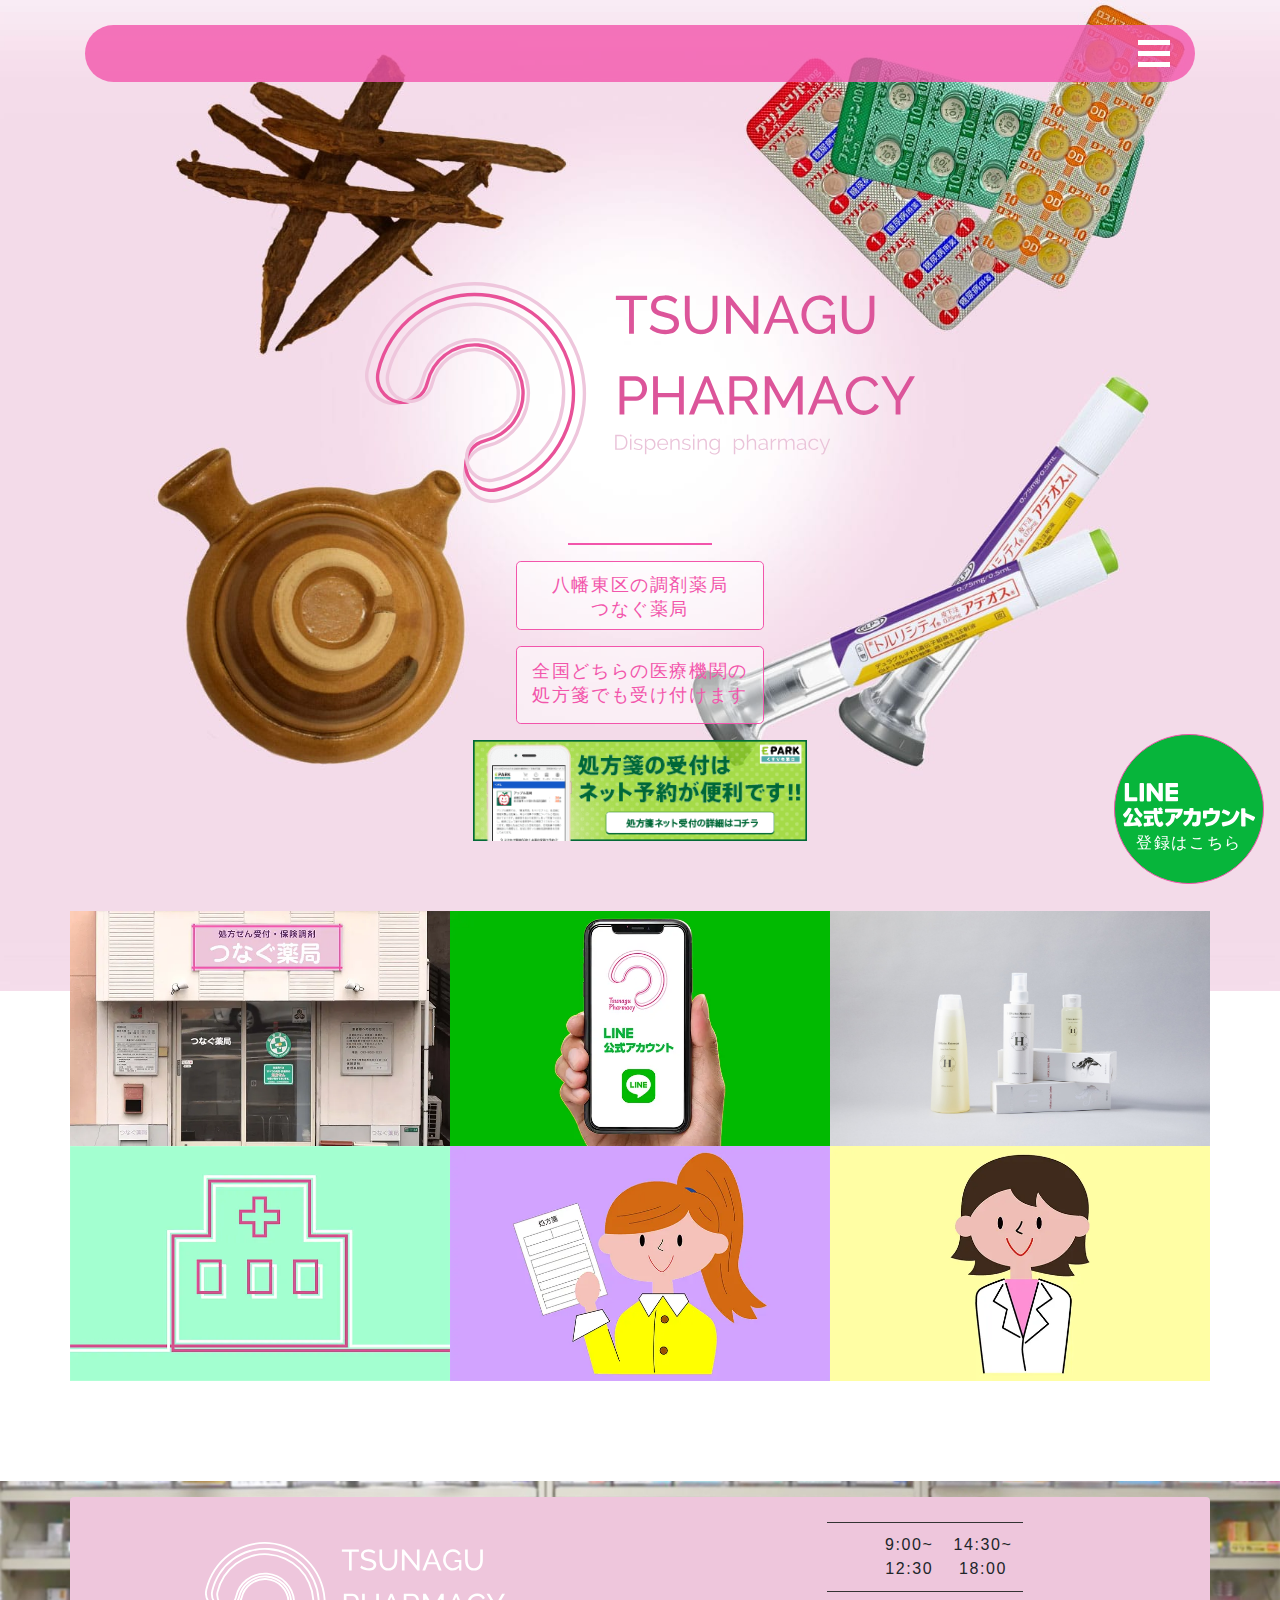
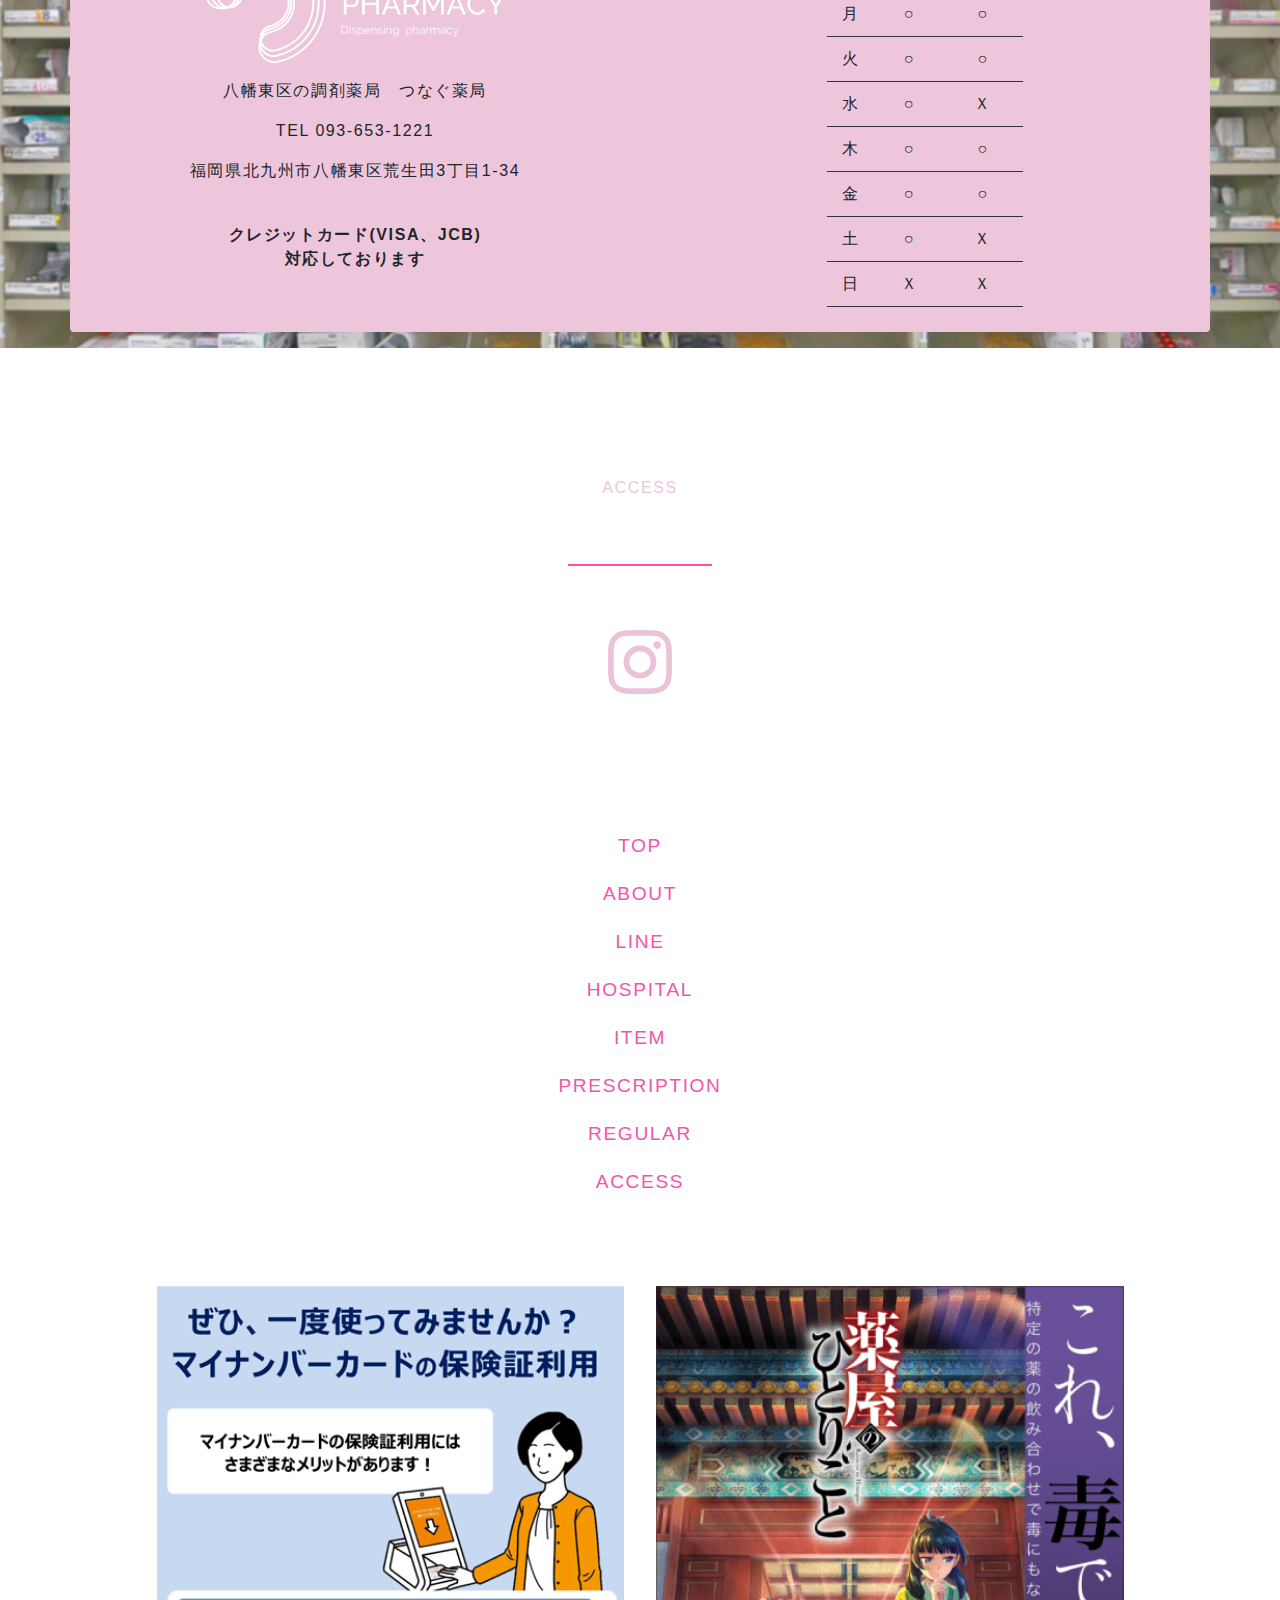
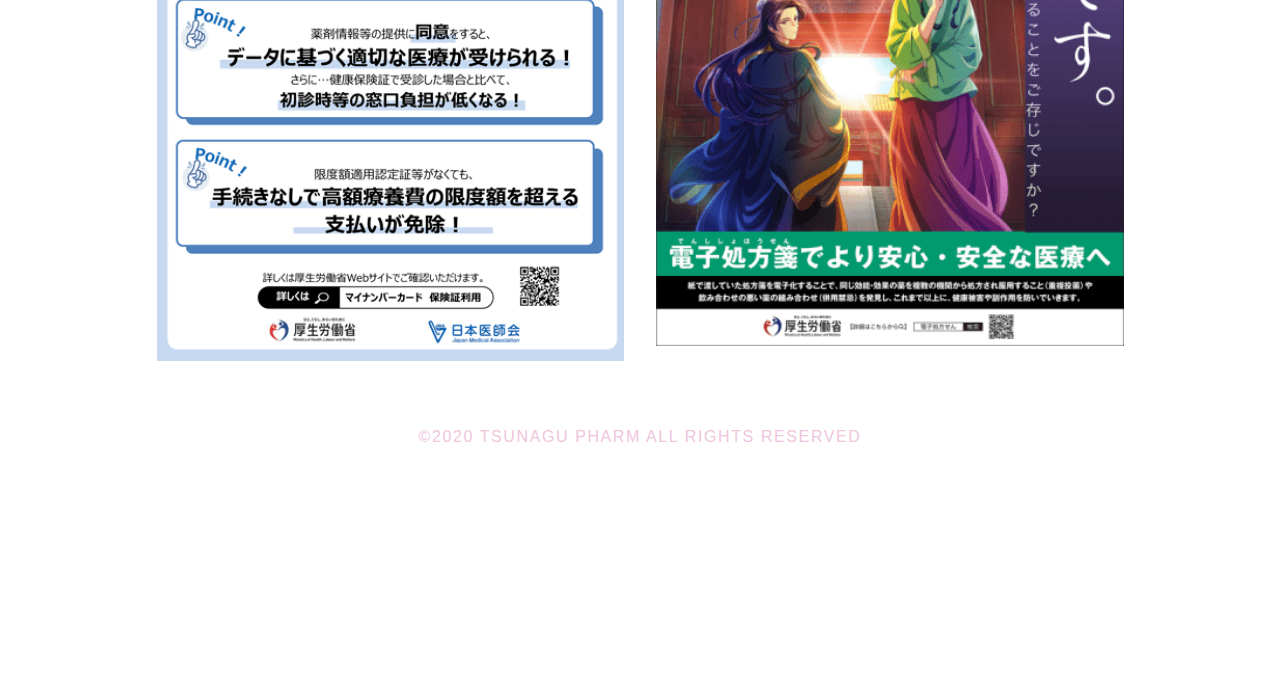
<file: index.html>
<!DOCTYPE html>
<html lang="ja">

<head prefix="og: http://ogp.me/ns# fb: http://ogp.me/ns/fb# website: http://ogp.me/ns/article#">
  <meta charset="utf-8">
  <meta http-equiv="X-UA-Compatible" content="IE=Edge">
  <meta name="viewport" content="width=device-width, initial-scale=1">
  <meta name="format-detection" content="email=no,telephone=no,address=no">

  <meta http-equiv="x-dns-prefetch-control" content="on">
  <link rel="dns-prefetch" href="//use.typekit.net">
  <link rel="dns-prefetch" href="//www.google-analytics.com">
  <link rel="dns-prefetch" href="//www.googletagmanager.com">
  <link rel="dns-prefetch" href="//ajax.googleapis.com">

  <!-- favicon -->
  <link rel="icon" href="/img/appicon-32.png" sizes="32x32">
  <link rel="icon" href="/img/appicon-180.png" sizes="180x180">
  <link rel="apple-touch-icon-precomposed" href="/img/appicon-180.png" sizes="180x180">
  <meta name="apple-mobile-web-app-capable" content="yes">
  <meta name="apple-mobile-web-app-status-bar-style" content="default">
  <meta name="apple-mobile-web-app-title" content="八幡東区の調剤薬局つなぐ薬局">
  <meta name="theme-color" content="#eec6dc">
  <meta name="msapplication-TileImage" content="/img/appicon-180.png">
  <meta name="msapplication-TileColor" content="#eec6dc">

  <title>【全国どこの処方箋でも受付可】北九州市八幡東区の調剤薬局　つなぐ薬局</title>

  <meta name="description" content="北九州市八幡東区にある調剤薬局【つなぐ薬局】です。全国どこの病院の処方箋でも受付けています。公式LINEをご登録いただくことで、処方箋の先送り・待ち時間の短縮ができます。質問や相談も大丈夫です。女性スタッフ在籍。駐車場完備。バス停すぐ。気軽にお立ち寄りください。">
  <meta name="keywords" content="つなぐ薬局,調剤薬局,ドラッグストア,北九州,八幡東区,取り扱い商品,処方箋,ネット予約,LINE予約,女性スタッフ,駐車場完備">

  <!-- ogp -->
  <meta property="og:title" content="【全国どこの処方箋でも受付可】北九州市八幡東区の調剤薬局" />
  <meta property="og:type" content="website" />
  <meta property="og:description" content="北九州市八幡東区にある調剤薬局【つなぐ薬局】です。全国どこの病院の処方箋でも受付けています。公式LINEをご登録いただくことで、処方箋の先送り・待ち時間の短縮ができます。質問や相談も大丈夫です。女性スタッフ在籍。駐車場完備。バス停すぐ。気軽にお立ち寄りください。" />
  <meta property="og:url" content="https://tsunagu-pharm.com/" />
  <meta property="og:image" content="https://tsunagu-pharm.com/img/web_img.jpg" />
  <meta property="og:site_name" content="【全国どこの処方箋でも受付可】北九州市八幡東区の調剤薬局　つなぐ薬局" />
  <meta property="og:locale" content="ja_JP" />
  <meta name="twitter:card" content="summary" />
  <meta property="og:latitude" content="33.8664123" />
  <meta property="og:longitude" content="130.8356879" />
  <meta property="og:street-address" content="荒生田3丁目1-34" />
  <meta property="og:locality" content="北九州市八幡東区" />
  <meta property="og:region" content="福岡県" />
  <meta property="og:postal-code" content="805-0015" />
  <meta property="og:country-name" content="日本" />
  <meta property="og:phone_number" content="093-653-1221" />
  <meta property="og:fax_number" content="093-653-1248" />

  <!-- StyleSheet -->
  <link rel="stylesheet" href="https://stackpath.bootstrapcdn.com/bootstrap/4.3.1/css/bootstrap.min.css" integrity="sha384-ggOyR0iXCbMQv3Xipma34MD+dH/1fQ784/j6cY/iJTQUOhcWr7x9JvoRxT2MZw1T" crossorigin="anonymous">
  <link rel="stylesheet" href="/base.css?v77e0305e" media="all">
  <link rel="stylesheet" href="/style.css?v77e0305e">

  <!-- schema.org -->
  <script type="application/ld+json">
{
  "@context": "http://schema.org",
  "@type": [ "LocalBusiness" ],
  "name": "つなぐ薬局",
  "image": [
    "https://tsunagu-pharm.com/img/catch.png",
    "https://tsunagu-pharm.com/img/access_2.png"
    ],
  "description":"北九州市八幡東区にある調剤薬局【つなぐ薬局】です。福岡県の取り扱い商品なども取り扱っています。公式LINEをご登録いただくことで、処方箋の先送り・待ち時間の短縮ができます。質問や相談も大丈夫です。女性スタッフ在籍。駐車場完備。バス停すぐ。気軽にお立ち寄りください。",
  "telephone":"+8193-653-1221",
  "url": "https://tsunagu-pharm.com/",
  "logo": "https://tsunagu-pharm.com/img/logo_mark.png",
  "currenciesAccepted": "JPN",
  "openingHoursSpecification":[
      {
          "@type": "OpeningHoursSpecification",
          "dayOfWeek":[
              "Monday",
              "Tuesday",
              "Thursday",
              "Friday"
          ],
          "opens": "9:00",
          "closes": "18:00"
      },
      {
          "@type":"OpeningHoursSpecification",
          "dayOfWeek":[
              "Wednesday",
              "Saturday"
          ],
          "opens": "9:00",
          "closes": "12:30"
      },
      {
        "@type":"OpeningHoursSpecification",
        "dayOfWeek":[
            "Sunday",
            "Holidays"
        ],
        "opens": "00:00",
        "closes": "00:00"
      }
  ],
  "contactPoint": {
    "@type": "ContactPoint",
    "telephone": "+8193-653-1221",
    "contactType": "customer support",
    "areaServed": "JP",
    "availableLanguage": "Japanese"
  },
  "address":{
    "@type":"PostalAddress",
    "streetAddress":"荒生田3丁目1-34",
    "addressLocality":"北九州市八幡東区",
    "addressRegion":"福岡県",
    "postalCode":"805-0015",
    "addressCountry":"JP"
  },
  "geo":{
    "@type":"GeoCoordinates",
    "latitude":"33.8664123",
    "longitude":"130.8356879"
  }
}
</script>
  <script type="application/ld+json">
{
  "@context": "https://schema.org",
  "@type": "FAQPage",
  "mainEntity": [
    {
      "@type": "Question",
      "name": "つなぐ薬局の営業時間は？",
      "acceptedAnswer": {
          "@type": "Answer",
          "text": "[月・火・木・金]\r\n9:00〜18:00\r\n[水・土]\r\n9:00〜12:30\r\n : <a href=https://tsunagu-pharm.com/about>つなぐ薬局について</a>"
      }
    },
    {
      "@type": "Question",
      "name": "つなぐ薬局への行き方は？",
      "acceptedAnswer": {
          "@type": "Answer",
          "text": "枝光駅から車で10分。駐車場完備。バス停すぐ。 : <a href=https://tsunagu-pharm.com/access>つなぐ薬局へのアクセス</a>"
      }
    }
  ]
}
</script>

  <!-- Google Tag Manager -->
  <script>(function (w, d, s, l, i) {
      w[l] = w[l] || []; w[l].push({
        'gtm.start':
          new Date().getTime(), event: 'gtm.js'
      }); var f = d.getElementsByTagName(s)[0],
        j = d.createElement(s), dl = l != 'dataLayer' ? '&l=' + l : ''; j.async = true; j.src =
          'https://www.googletagmanager.com/gtm.js?id=' + i + dl; f.parentNode.insertBefore(j, f);
    })(window, document, 'script', 'dataLayer', 'GTM-T69RQ9B');</script><!-- End Google Tag Manager -->
</head>

<body>
  <!-- Google Tag Manager (noscript) -->
  <noscript><iframe src="https://www.googletagmanager.com/ns.html?id=GTM-T69RQ9B" height="0" width="0" style="display:none;visibility:hidden"></iframe></noscript>
  <!-- End Google Tag Manager (noscript) --><!-- page -->
  <div role="document" class="page index_page">
    <!-- wrapper -->
    <div class="wrapper relative">

      <!-- fixed -->
      <div class="bottom_info sp_only fixed text-center py-3 px-5">
        <a href="/line">
          <img src="/img/official_line_logo.svg" class="img-fluid">
        </a>
      </div>
      <div class="side_info sp_none fixed text-center pt-5 px-2">
        <a href="/line">
          <img src="/img/official_line_logo_02.svg" class="imf-fluid">
          <p class="white pt-1">登録はこちら</p>
        </a>
      </div><!-- /fixed -->

      <!-- header -->
      <header class="header">
        <section id="catch" class="catch relative">
          <div class="container">
            <div class="header_menu">
              <div class="flex flex_end">
                <div class="toggle_button">
                  <a href="#" class="toggle_open block relative" id="toggle_open">
                    <span class="block absolute"></span>
                    <span class="block absolute"></span>
                    <span class="block absolute"></span>
                  </a>
                  <!-- navi menu -->
                  <nav class="nav_menu center absolute none" id="nav_menu">
                    <div class="nav_content">
                      <ul class="container m_center list-unstyled">
                        <li><a href="/about">つなぐ薬局について</a></li>
                        <li><a href="/line">つなぐ薬局の公式LINE</a></li>
                        <li><a href="/item">つなぐ薬局の取り扱い商品</a></li>
                        <li><a href="/hospital">医療機関の紹介</a></li>
                        <li><a href="/prescription">処方箋について</a></li>
                        <li><a href="/regular">かかりつけ薬局</a></li>
                        <li><a href="/access">つなぐ薬局へのアクセス</a></li>
                        <!-- <li><a href="/announce">つなぐ薬局からのお知らせ</a></li> -->
                        <li><a href="/" class="here">つなぐ薬局　トップページ</a></li>
                      </ul>
                    </div>
                  </nav>
                  <!-- /navi menu -->
                </div>
              </div>
            </div>
            <div class="catch_ttl text-center">
              <img src="/img/logo.svg" alt="全国どこの処方箋でも受付している北九州市八幡東区の調剤薬局　つなぐ薬局">
            </div>
          </div>
          <div class="catch_name m_center">
            <h1 class="text-center"><a href="/access" class="d_pink">八幡東区の調剤薬局<br>つなぐ薬局</a></h1>
          </div>
          <div class="catch_name m_center">
            <p class="text-center"><a href="/prescription" class="d_pink">全国どちらの医療機関の<br>処方箋でも受け付けます</a></p>
          </div>
          <div class="catch_banner m_center">
            <a href="https://www.kusurinomadoguchi.com/fukuoka/s1000115285?k_ref=064&utm_source=pharmacy_HP1000115285&utm_medium=referral&utm_content=pharmacy_HP_top&utm_campaign=pharmacy_HP">
              <img src="/img/ banner.png" alt="">
            </a>
          </div>
    </div>
    </section>
    </header>
    <!-- /header -->

    <!-- main -->
    <main class="relative">
      <div id="main">
        <!-- main area-->
        <div class="main_area">
          <!-- main contents -->
          <div id="main_contents" class="main_contents">

            <!-- content -->
            <section id="intro" class="intro">
              <div class="container txt-center">
                <div class="row">
                  <div class="col-12 col-lg-4 px-0 introBox relative">
                    <a href="/about" class="introBox_scroll">
                      <div>
                        <p class="white absolute">つなぐ薬局について</p>
                      </div>
                      <picture>
                        <source type="image/webp" srcset="./img/outside@2x.webp 2x, ./img/outside@1x.webp 1x" />
                        <img src="./img/outside@1x.jpg" alt="全国どこの処方箋でも受付している北九州市八幡東区の調剤薬局　つなぐ薬局について" loading="lazy" srcset="./img/outside@2x.jpg 2x" class="img-fluid">
                      </picture>
                    </a>
                  </div>
                  <div class="col-12 col-lg-4 px-0 introBox relative">
                    <a href="/line" class="introBox_scroll">
                      <div>
                        <p class="white absolute">公式LINE</p>
                      </div>
                      <picture>
                        <source type="image/webp" srcset="./img/line@2x.webp 2x, ./img/line@1x.webp 1x" />
                        <img src="./img/line@1x.jpg" alt="全国どこの処方箋でも受付している北九州市八幡東区の調剤薬局　つなぐ薬局の公式LINE" loading="lazy" srcset="./img/line@2x.jpg 2x" class="img-fluid">
                      </picture>
                    </a>
                  </div>
                  <div class="col-12 col-lg-4 px-0 introBox relative">
                    <a href="/item" class="introBox_scroll">
                      <div>
                        <p class="white absolute">取り扱い商品</p>
                      </div>
                      <picture>
                        <img src="./img/hiroko.jpg" alt="北九州市八幡東区にある調剤薬局　つなぐ薬局の取り扱い商品" loading="lazy" class="img-fluid">
                      </picture>
                    </a>
                  </div>
                  <div class="col-12 col-lg-4 px-0 introBox relative">
                    <a href="/hospital" class="introBox_scroll">
                      <div>
                        <p class="white absolute">医療機関の紹介</p>
                      </div>
                      <picture>
                        <source type="image/webp" srcset="./img/hospital@2x.webp 2x, ./img/hospital@1x.webp 1x" />
                        <img src="./img/hospital@1x.png" alt="北九州市八幡東区にある調剤薬局　つなぐ薬局の近くの医療機関" loading="lazy" srcset="./img/hospital@2x.png 2x" class="img-fluid">
                      </picture>
                    </a>
                  </div>
                  <div class="col-12 col-lg-4 px-0 introBox relative">
                    <a href="/prescription" class="introBox_scroll">
                      <div>
                        <p class="white absolute">処方箋について</p>
                      </div>
                      <picture>
                        <source type="image/webp" srcset="./img/prescription@2x.webp 2x, ./img/prescription@1x.webp 1x" />
                        <img src="./img/prescription@1x.png" alt="処方箋について" loading="lazy" srcset="./img/prescription@2x.png 2x" class="img-fluid">
                      </picture>
                    </a>
                  </div>
                  <div class="col-12 col-lg-4 px-0 introBox relative">
                    <a href="/regular" class="introBox_scroll">
                      <div>
                        <p class="white absolute">かかりつけ薬局</p>
                      </div>
                      <picture>
                        <source type="image/webp" srcset="./img/regular@2x.webp 2x, ./img/regular@1x.webp 1x" />
                        <img src="./img/regular@1x.png" alt="かかりつけ薬局" loading="lazy" srcset="./img/regular@2x.png 2x" class="img-fluid">
                      </picture>
                    </a>
                  </div>
                </div>
              </div>
            </section>

            <section class="info">
              <div class="info_wrap p-3">
                <div class="container">
                  <div class="info_inner row rounded">

                    <div class="info_logo col-12 col-xl-6 my-4 text-center align-self-center">
                      <img src="./img/logo_white.svg" alt="">
                      <div class="mt-3">
                        <p>八幡東区の調剤薬局　<br class="sp_only">つなぐ薬局</p>
                        <p>TEL 093-653-1221</p>
                        <p>福岡県北九州市<br class="sp_only">八幡東区荒生田3丁目1-34</p>
                        <br>
                        <p class="font-weight-bold">クレジットカード(VISA、JCB)<br>対応しております</p>
                      </div>
                    </div>

                    <div class="info_body col-12 col-xl-6 text-center">
                      <table class="info_table_sp mr-auto ml-auto">
                        <tr>
                          <th></th>
                          <td>9:00~<br>12:30</td>
                          <td>14:30~<br>18:00</td>
                        </tr>
                        <tr>
                          <th>月</th>
                          <td>○</td>
                          <td>○</td>
                        </tr>
                        <tr>
                          <th>火</th>
                          <td>○</td>
                          <td>○</td>
                        </tr>
                        <tr>
                          <th>水</th>
                          <td>○</td>
                          <td>Ｘ</td>
                        </tr>
                        <tr>
                          <th>木</th>
                          <td>○</td>
                          <td>○</td>
                        </tr>
                        <tr>
                          <th>金</th>
                          <td>○</td>
                          <td>○</td>
                        </tr>
                        <tr>
                          <th>土</th>
                          <td>○</td>
                          <td>Ｘ</td>
                        </tr>
                        <tr>
                          <th>日</th>
                          <td>Ｘ</td>
                          <td>Ｘ</td>
                        </tr>
                      </table>
                    </div>

                  </div>
                </div>
              </div>
            </section>
            <!-- /content -->

          </div>
          <!-- /main contents -->

        </div>
        <!-- /main area-->
      </div>
    </main>
    <!-- /main -->

    <!-- footer -->
    <footer class="footer">
      <div class="container m_center text-center">
        <div class="inline_block footer_link">
          <a href="/access" class="r_pink">ACCESS</a>
          <div class="footer_space"></div>
        </div>
        <div class="footer_sns">
          <a href="https://www.instagram.com/take.tsunagu/?igshid=18yavye8tjgkb" rel="nofollow">
            <img src="/img/insta_icn.svg" alt="【全国どこの処方箋でも受付可】北九州市八幡東区の調剤薬局　つなぐ薬局の公式インスタグラム" class="inst_icn"></a>
        </div>
        <div class="site_map">
          <ul class="text-center list-unstyled">
            <a href="/" class="d_pink">
              <li>TOP</li>
            </a>
            <a href="/about" class="d_pink">
              <li>ABOUT</li>
            </a>
            <a href="/line" class="d_pink">
              <li>LINE</li>
            </a>
            <a href="/hospital" class="d_pink">
              <li>HOSPITAL</li>
            </a>
            <a href="/item" class="d_pink">
              <li>ITEM</li>
            </a>
            <a href="/prescription" class="d_pink">
              <li>PRESCRIPTION</li>
            </a>
            <a href="/regular" class="d_pink">
              <li>REGULAR</li>
            </a>
            <a href="/access" class="d_pink">
              <li>ACCESS</li>
            </a>
            <!--<a href="/announce"><li>ANNOUNCE</li></a>-->
          </ul>
        </div>
        <div class="footer_img_container">
          <div class="footer_img">
            <img src="/img/mynumber.png" alt="マイナンバーカードの保険証利用">
          </div>
          <div class="footer_img">
            <img src="/img/electronic_prescription.png" alt="電子処方箋でより安心・安全な医療へ">
          </div>
        </div>
        <div class="copy_right">
          <p class="r_pink">&copy;2020 TSUNAGU PHARM ALL RIGHTS RESERVED</p>
        </div>
      </div>
    </footer>
    <!-- /footer -->

  </div>
  <!-- /wrapper -->
  </div>
  <!-- /page -->

  <!-- script -->
  <script>
    'use strict';

    document.addEventListener('DOMContentLoaded', () => {
      const toggle = document.getElementById('toggle_open');
      const text_open = document.querySelectorAll('#text_open h3');

      toggle.addEventListener('click', function (e) {
        const classes = this.className.split(' ');
        const index = classes.indexOf('active');
        if (index === -1) {
          classes.push('active');
        } else {
          classes.splice(index, 1);
        }
        this.className = classes.join(' ');
        e.preventDefault();
      }, false);

      text_open.forEach(text => {
        text.addEventListener('click', function (e) {
          const classes = this.className.split(' ');
          const index = classes.indexOf('active');
          if (index === -1) {
            classes.push('active');
          } else {
            classes.splice(index, 1);
          }
          this.className = classes.join(' ');
          e.preventDefault();
        }, false);
      });
    }, false);
  </script>
  <script>
    'use strict';

    const options = {
      root: null,
      rootMargin: '-25% 0px',
      threshold: [0.2, 1.0]
    };

    const observer = new IntersectionObserver(callback, options);
    const targets = document.querySelectorAll('.introBox');

    targets.forEach(target => {
      observer.observe(target);
    });

    function callback(entries) {
      entries.forEach(entry => {
        if (entry.intersectionRatio === 1) {
          activeScroll(entry.target);
        } else if (!entry.isIntersecting) {
          inactiveScroll(entry.target);
        }
      });
    }
    function inactiveScroll(element) {
      const scrollElem = element.querySelector('.introBox_scroll div');
      scrollElem.classList.remove('active');
    }
    function activeScroll(element) {
      const scrollElem = element.querySelector('.introBox_scroll div');
      scrollElem.classList.add('active');
    }
  </script>
  <!-- /script -->
</body>

</html>
</file>
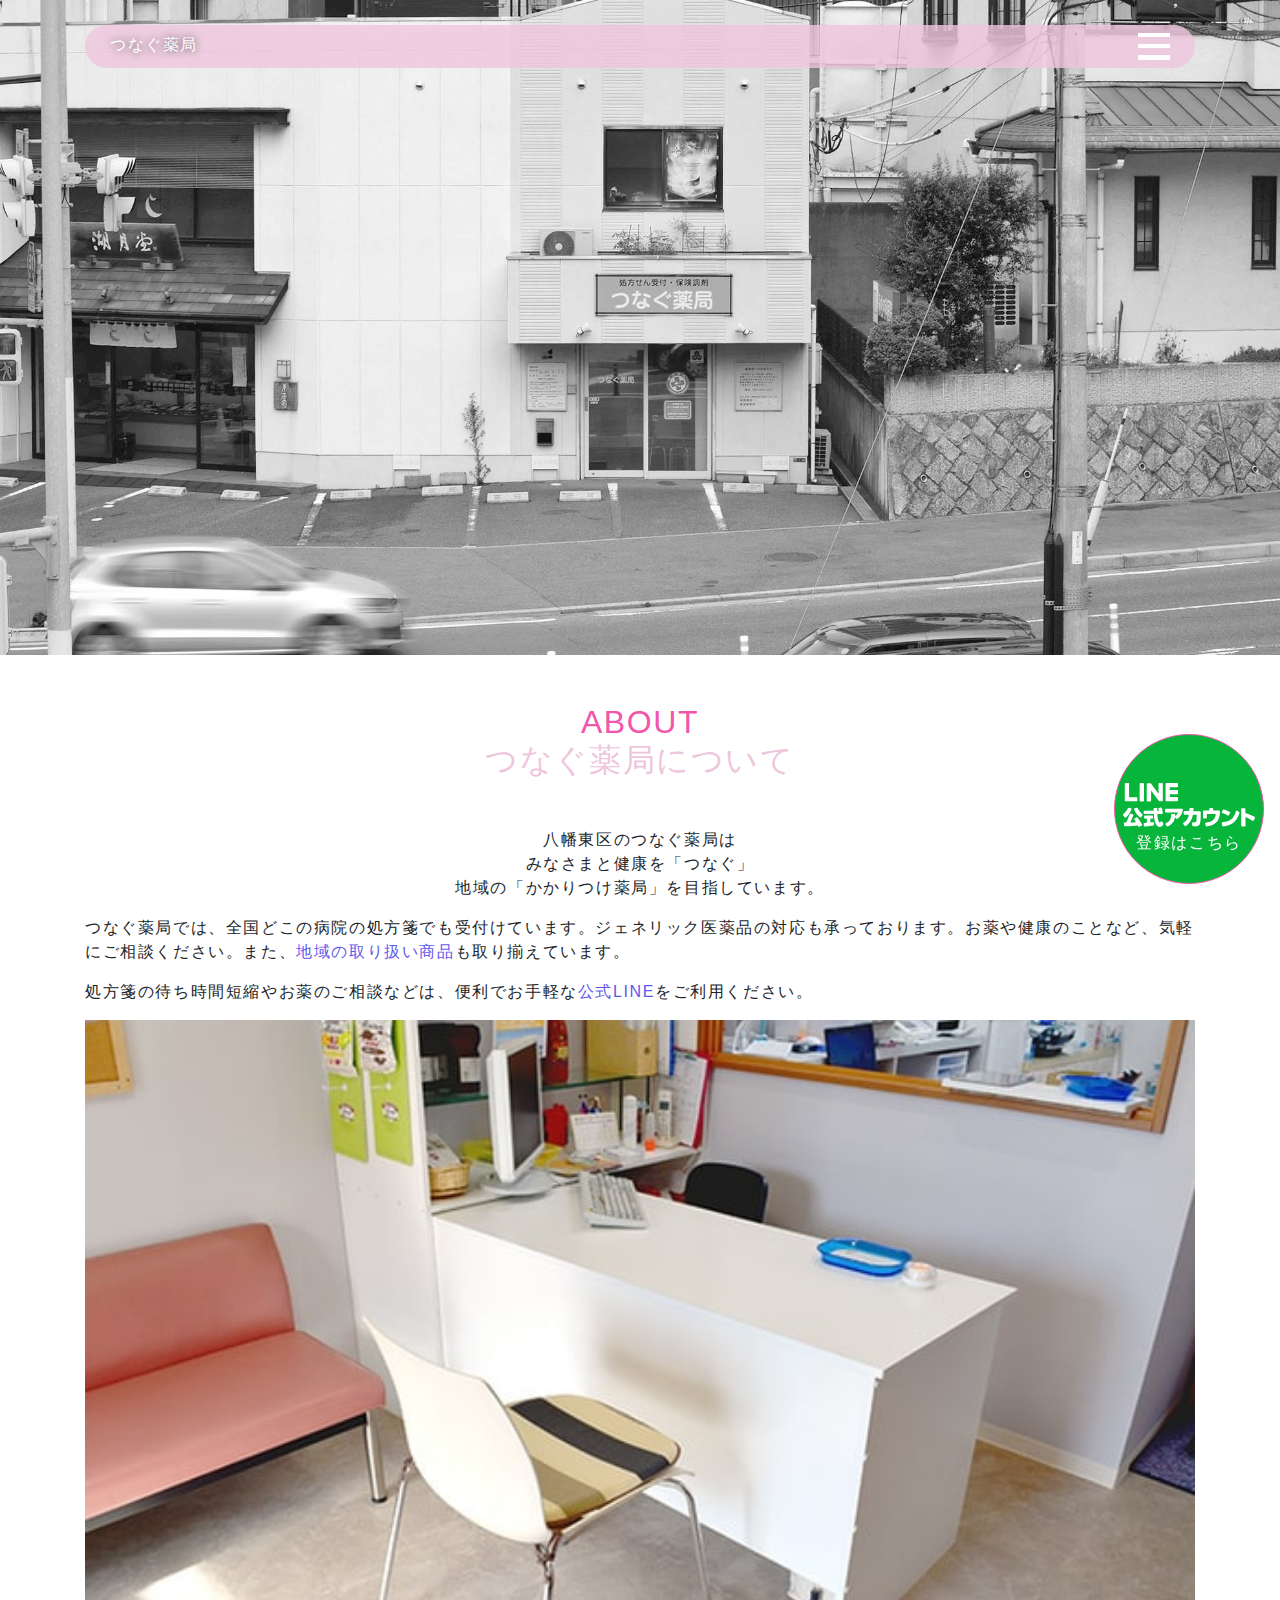
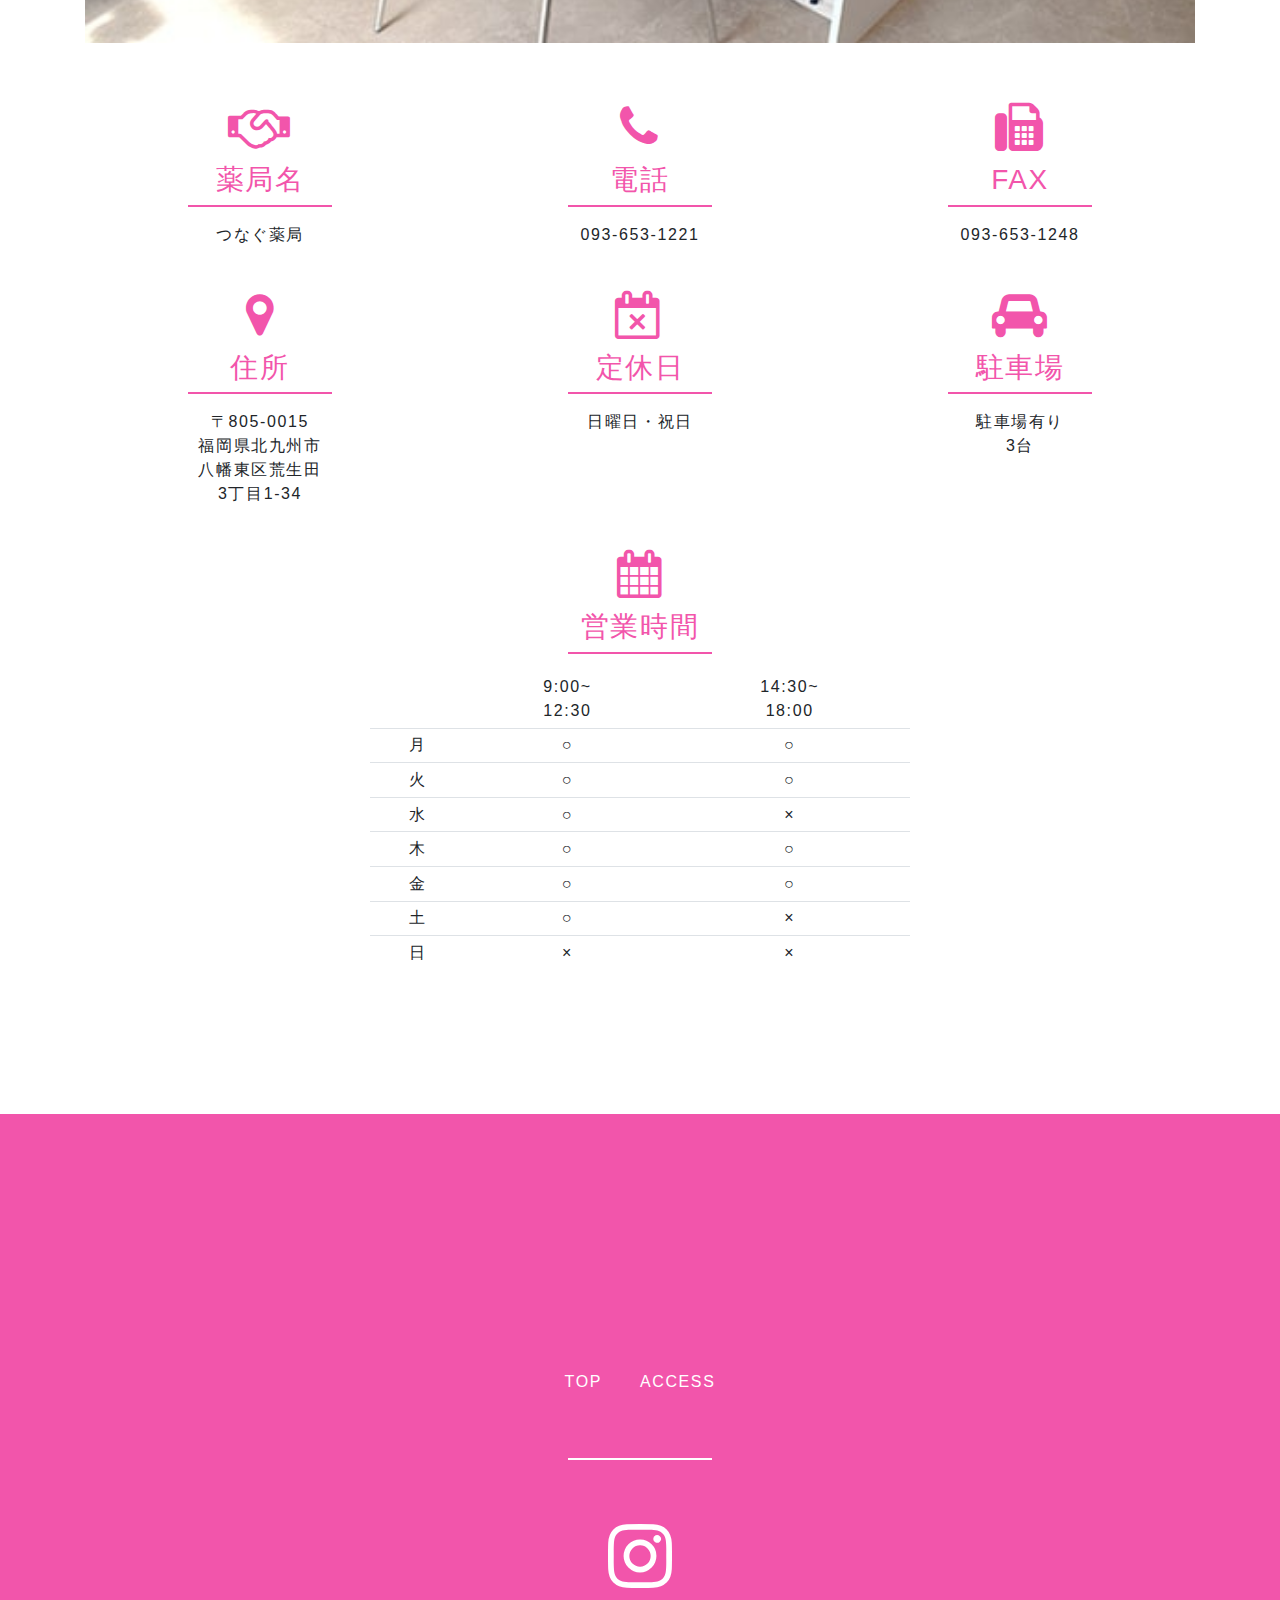
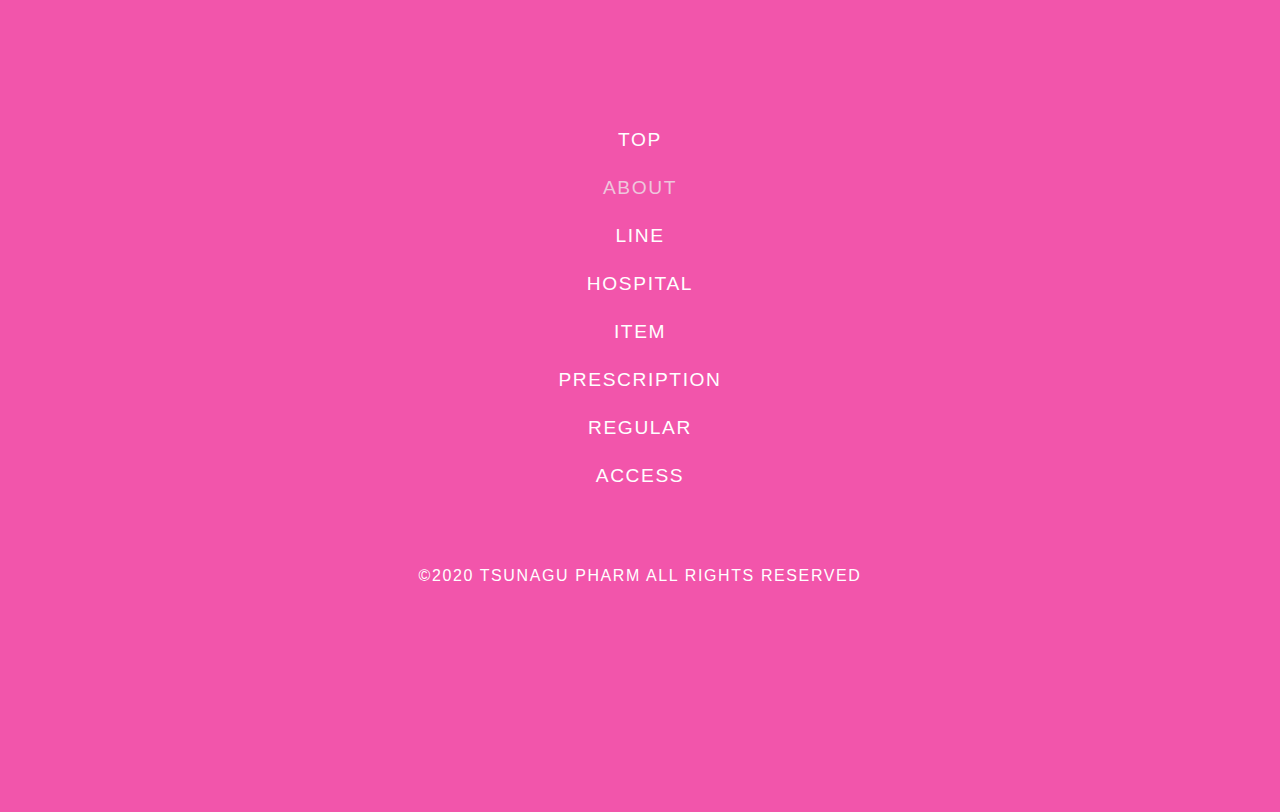
<file: about/index.html>
<!DOCTYPE html>
<html lang="ja">

<head prefix="og: http://ogp.me/ns# fb: http://ogp.me/ns/fb# article: http://ogp.me/ns/article#">
  <meta charset="utf-8">
  <meta http-equiv="X-UA-Compatible" content="IE=Edge">
  <meta name="viewport" content="width=device-width, initial-scale=1">
  <meta name="format-detection" content="email=no,telephone=no,address=no">

  <meta http-equiv="x-dns-prefetch-control" content="on">
  <link rel="dns-prefetch" href="//maxcdn.bootstrapcdn.com">
  <link rel="dns-prefetch" href="//use.typekit.net">
  <link rel="dns-prefetch" href="//www.google-analytics.com">
  <link rel="dns-prefetch" href="//www.googletagmanager.com">
  <link rel="dns-prefetch" href="//ajax.googleapis.com">

  <!-- favicon -->
  <link rel="icon" href="/img/appicon-32.png" sizes="32x32">
  <link rel="icon" href="/img/appicon-180.png" sizes="180x180">
  <link rel="apple-touch-icon-precomposed" href="/img/appicon-180.png" sizes="180x180">
  <meta name="apple-mobile-web-app-capable" content="yes">
  <meta name="apple-mobile-web-app-status-bar-style" content="default">
  <meta name="apple-mobile-web-app-title" content="八幡東区の調剤薬局つなぐ薬局">
  <meta name="theme-color" content="#eec6dc">
  <meta name="msapplication-TileImage" content="/img/appicon-180.png">
  <meta name="msapplication-TileColor" content="#eec6dc">

  <title>つなぐ薬局について｜北九州市八幡東の調剤薬局　つなぐ薬局</title>

  <meta name="description" content="北九州市八幡東区にある全国どこの処方箋でも受付可能な調剤薬局【つなぐ薬局】についてです。女性スタッフが多く、女性でも気軽に入れる雰囲気です。処方箋受付LINE予約対応。質問や相談も大丈夫です。女性スタッフ在籍。駐車場完備。バス停すぐ。気軽にお立ち寄りください。">
  <meta name="keywords" content="つなぐ薬局,調剤薬局,ドラッグストア,北九州,八幡東区,取り扱い商品,処方箋,ネット予約,LINE予約,女性スタッフ,駐車場完備">

  <!-- ogp -->
  <meta property="og:title" content="つなぐ薬局について｜北九州市八幡東の調剤薬局　つなぐ薬局" />
  <meta property="og:type" content="website" />
  <meta property="og:description" content="北九州市八幡東区にある全国どこの処方箋でも受付可能な調剤薬局【つなぐ薬局】についてです。女性スタッフが多く、女性でも気軽に入れる雰囲気です。処方箋受付LINE予約対応。質問や相談も大丈夫です。女性スタッフ在籍。駐車場完備。バス停すぐ。気軽にお立ち寄りください。" />
  <meta property="og:url" content="https://tsunagu-pharm.com/about" />
  <meta property="og:image" content="https://tsunagu-pharm.com/img/web_img.jpg" />
  <meta property="og:site_name" content="【全国どこの処方箋でも受付可】北九州市八幡東区の調剤薬局　つなぐ薬局" />
  <meta property="og:locale" content="ja_JP" />
  <meta property="fb:app_id" content="App-ID()" />
  <meta name="twitter:card" content="summary" />
  <meta property="og:latitude" content="33.8664123" />
  <meta property="og:longitude" content="130.8356879" />
  <meta property="og:street-address" content="荒生田3丁目1-34" />
  <meta property="og:locality" content="北九州市八幡東区" />
  <meta property="og:region" content="福岡県" />
  <meta property="og:postal-code" content="805-0015" />
  <meta property="og:country-name" content="日本" />
  <meta property="og:phone_number" content="093-653-1221" />
  <meta property="og:fax_number" content="093-653-1248" />

  <!-- StyleSheet -->
  <link rel="stylesheet" href="https://stackpath.bootstrapcdn.com/bootstrap/4.3.1/css/bootstrap.min.css" integrity="sha384-ggOyR0iXCbMQv3Xipma34MD+dH/1fQ784/j6cY/iJTQUOhcWr7x9JvoRxT2MZw1T" crossorigin="anonymous">
  <link rel="stylesheet" href="/base.css?v77e0305e" media="all">
  <link rel="stylesheet" href="/page.css?v77e0305e">

  <!-- fonts -->
  <link rel="stylesheet" href="https://maxcdn.bootstrapcdn.com/font-awesome/4.7.0/css/font-awesome.min.css" async>

  <!-- schema.org -->
  <script type="application/ld+json">
{
  "@context": "http://schema.org",
  "@type": [ "LocalBusiness" ],
  "name": "つなぐ薬局",
  "image": [
    "https://tsunagu-pharm.com/img/catch.png",
    "https://tsunagu-pharm.com/img/access_2.png"
    ],
  "description":"北九州市八幡東区にある調剤薬局【つなぐ薬局】です。福岡県の取り扱い商品なども取り扱っています。公式LINEをご登録いただくことで、処方箋の先送り・待ち時間の短縮ができます。質問や相談も大丈夫です。女性スタッフ在籍。駐車場完備。バス停すぐ。気軽にお立ち寄りください。",
  "telephone":"+8193-653-1221",
  "url": "https://tsunagu-pharm.com/",
  "logo": "https://tsunagu-pharm.com/img/logo_mark.png",
  "currenciesAccepted": "JPN",
  "openingHoursSpecification":[
      {
          "@type": "OpeningHoursSpecification",
          "dayOfWeek":[
              "Monday",
              "Tuesday",
              "Thursday",
              "Friday"
          ],
          "opens": "9:00",
          "closes": "18:00"
      },
      {
          "@type":"OpeningHoursSpecification",
          "dayOfWeek":[
              "Wednesday",
              "Saturday"
          ],
          "opens": "9:00",
          "closes": "12:30"
      },
      {
        "@type":"OpeningHoursSpecification",
        "dayOfWeek":[
            "Sunday",
            "Holidays"
        ],
        "opens": "00:00",
        "closes": "00:00"
      }
  ],
  "contactPoint": {
    "@type": "ContactPoint",
    "telephone": "+8193-653-1221",
    "contactType": "customer support",
    "areaServed": "JP",
    "availableLanguage": "Japanese"
  },
  "address":{
    "@type":"PostalAddress",
    "streetAddress":"荒生田3丁目1-34",
    "addressLocality":"北九州市八幡東区",
    "addressRegion":"福岡県",
    "postalCode":"805-0015",
    "addressCountry":"JP"
  },
  "geo":{
    "@type":"GeoCoordinates",
    "latitude":"33.8664123",
    "longitude":"130.8356879"
  }
}
</script><!-- /schema.org -->

  <!-- Google Tag Manager -->
  <script>(function (w, d, s, l, i) {
      w[l] = w[l] || []; w[l].push({
        'gtm.start':
          new Date().getTime(), event: 'gtm.js'
      }); var f = d.getElementsByTagName(s)[0],
        j = d.createElement(s), dl = l != 'dataLayer' ? '&l=' + l : ''; j.async = true; j.src =
          'https://www.googletagmanager.com/gtm.js?id=' + i + dl; f.parentNode.insertBefore(j, f);
    })(window, document, 'script', 'dataLayer', 'GTM-T69RQ9B');</script><!-- End Google Tag Manager -->
</head>

<body>
  <!-- Google Tag Manager (noscript) -->
  <noscript><iframe src="https://www.googletagmanager.com/ns.html?id=GTM-T69RQ9B" height="0" width="0" style="display:none;visibility:hidden"></iframe></noscript>
  <!-- End Google Tag Manager (noscript) --><!-- page -->
  <div role="document" class="page about_page">
    <!-- wrapper -->
    <div class="wrapper">

      <!-- fixed -->
      <div class="bottom_info sp_only fixed text-center py-3 px-5">
        <a href="/line">
          <img src="/img/official_line_logo.svg" class="img-fluid">
        </a>
      </div>
      <div class="side_info sp_none fixed text-center pt-5 px-2">
        <a href="/line">
          <img src="/img/official_line_logo_02.svg" class="imf-fluid">
          <p class="white pt-1">登録はこちら</p>
        </a>
      </div><!-- /fixed -->

      <!-- header -->
      <header class="header">
        <section id="catch" class="catch page_catch">
          <div class="container clearfix catch_container">
            <div class="header_menu">
              <div class="float_l">
                <a href="/">
                  <p class="white catch_name txt_shdw">つなぐ薬局</p>
                </a>
              </div>
              <div class="catch_nav float_r">
                <div class="nav_wrap flex flex_end">
                  <div class="toggle_button">
                    <a href="#" class="toggle_open block relative" id="toggle_open">
                      <span class="block absolute"></span>
                      <span class="block absolute"></span>
                      <span class="block absolute"></span>
                    </a>
                    <!-- navi menu -->
                    <nav class="nav_menu center absolute none" id="nav_menu">
                      <div class="nav_content">
                        <ul class="container m_center list-unstyled">
                          <li><a href="/about" class="nav_lnk_about">つなぐ薬局について</a></li>
                          <li><a href="/line" class="nav_lnk_line">つなぐ薬局の公式LINE</a></li>
                          <li><a href="/item" class="nav_lnk_item">つなぐ薬局の取り扱い商品</a></li>
                          <li><a href="/hospital" class="nav_lnk_hospital">医療機関の紹介</a></li>
                          <li><a href="/prescription" class="nav_lnk_prescription">処方箋について</a></li>
                          <li><a href="/regular" class="nav_lnk_regular">かかりつけ薬局</a></li>
                          <li><a href="/access" class="nav_lnk_access">つなぐ薬局へのアクセス</a></li>
                          <!-- <li><a href="/announce" class="nav_lnk_announce">つなぐ薬局からのお知らせ</a></li> -->
                          <li><a href="/" class="nav_lnk_index">つなぐ薬局　トップページ</a></li>
                        </ul>
                      </div>
                    </nav>
                    <!-- /navi menu -->
                  </div>
                </div>
              </div>
            </div>
          </div>
        </section>
      </header><!-- /header -->

      <!-- main -->
      <main>
        <div id="main">
          <!-- main area-->
          <div class="main_area">
            <!-- main contents -->
            <div id="main_contents" class="main_contents container">

              <!-- page title -->
              <div class="page_ttl my-5 text-center">
                <h1 class="d_pink">ABOUT<br><span class="r_pink">つなぐ薬局について</span></h1>
              </div>
              <!-- /page title -->

              <!-- content -->
              <section id="about" class="about">
                <div>

                  <div class="ttl_txt">
                    <div class="text-center">
                      <p>八幡東区のつなぐ薬局は<br>
                        みなさまと健康を「つなぐ」<br>
                        地域の「かかりつけ薬局」を目指しています。</p>
                    </div>
                    <p>つなぐ薬局では、全国どこの病院の処方箋でも受付けています。ジェネリック医薬品の対応も承っております。お薬や健康のことなど、気軽にご相談ください。また、<a href="/item">地域の取り扱い商品</a>も取り揃えています。</p>
                    <p>処方箋の待ち時間短縮やお薬のご相談などは、便利でお手軽な<a href="/line">公式LINE</a>をご利用ください。</p>
                  </div>
                  <div class="about_img mt-3 mb-5 text-center">
                    <img src="/img/about_img.jpg" alt="北九州市八幡東の調剤薬局　つなぐ薬局について">
                  </div>
                  <section class="about_content">
                    <div class="about_wrap">

                      <div class="row">
                        <!-- 名前 -->
                        <div class="media col-12 col-md-4 pb-3">
                          <div class="media-body text-center">
                            <div><i aria-label="name" class="fa fa-handshake-o d_pink"></i></div>
                            <div class="about_item">
                              <h3 class="d_pink">薬局名</h3>
                            </div>
                            <p class="pt-3">つなぐ薬局</p>
                          </div>
                        </div>
                        <!-- /名前 -->

                        <!-- 電話 -->
                        <div class="media col-12 col-md-4 pb-3">
                          <div class="media-body text-center">
                            <div><i aria-label="name" class="fa fa-phone d_pink"></i></div>
                            <div class="about_item">
                              <h3 class="d_pink">電話</h3>
                            </div>
                            <p class="pt-3">093-653-1221</p>
                          </div>
                        </div>
                        <!-- /電話 -->

                        <!-- FAX -->
                        <div class="media col-12 col-md-4 pb-3">
                          <div class="media-body text-center">
                            <div><i aria-label="name" class="fa fa-fax d_pink"></i></div>
                            <div class="about_item">
                              <h3 class="d_pink">FAX</h3>
                            </div>
                            <p class="pt-3">093-653-1248</p>
                          </div>
                        </div>
                        <!-- /FAX -->
                      </div>

                      <div class="row">
                        <!-- 住所 -->
                        <div class="media col-12 col-md-4 pb-3">
                          <div class="media-body text-center">
                            <div><i aria-label="name" class="fa fa-map-marker d_pink"></i></div>
                            <div class="about_item">
                              <h3 class="d_pink">住所</h3>
                            </div>
                            <p class="pt-3">〒805-0015<br>福岡県北九州市<br>八幡東区荒生田<br>3丁目1-34</p>
                          </div>
                        </div>
                        <!-- /住所 -->

                        <!-- 定休日 -->
                        <div class="media col-12 col-md-4 pb-3">
                          <div class="media-body text-center">
                            <div><i aria-label="name" class="fa fa-calendar-times-o d_pink"></i></div>
                            <div class="about_item">
                              <h3 class="d_pink">定休日</h3>
                            </div>
                            <p class="pt-3">日曜日・祝日</p>
                          </div>
                        </div>
                        <!-- /定休日 -->

                        <!-- 駐車場 -->
                        <div class="media col-12 col-md-4 pb-3">
                          <div class="media-body text-center">
                            <div><i aria-label="name" class="fa fa-car d_pink"></i></div>
                            <div class="about_item">
                              <h3 class="d_pink">駐車場</h3>
                            </div>
                            <p class="pt-3">駐車場有り<br>3台</p>
                          </div>
                        </div>
                        <!-- /駐車場 -->
                      </div>

                      <div class="row">
                        <!-- 営業時間 -->
                        <div class="media col-12 col-sm-8 offset-sm-2 col-lg-6 offset-lg-3 text-center">
                          <div class="media-body text-center table-responsive">
                            <div><i aria-label="name" class="fa fa-calendar d_pink"></i></div>
                            <div class="about_item">
                              <h3 class="d_pink">営業時間</h3>
                            </div>
                            <div class="mt-3">
                              <table class="table table-sm text-center">
                                <tbody>
                                  <tr>
                                    <th class="text-nowrap border-top-0"></th>
                                    <th class="border-top-0">9:00~<br>12:30</th>
                                    <th class="border-top-0">14:30~<br>18:00</th>
                                  </tr>
                                  <tr>
                                    <td>月</td>
                                    <td>○</td>
                                    <td>○</td>
                                  </tr>
                                  <tr>
                                    <td>火</td>
                                    <td>○</td>
                                    <td>○</td>
                                  </tr>
                                  <tr>
                                    <td>水</td>
                                    <td>○</td>
                                    <td>×</td>
                                  </tr>
                                  <tr>
                                    <td>木</td>
                                    <td>○</td>
                                    <td>○</td>
                                  </tr>
                                  <tr>
                                    <td>金</td>
                                    <td>○</td>
                                    <td>○</td>
                                  </tr>
                                  <tr>
                                    <td>土</td>
                                    <td>○</td>
                                    <td>×</td>
                                  </tr>
                                  <tr>
                                    <td>日</td>
                                    <td>×</td>
                                    <td>×</td>
                                  </tr>
                                </tbody>
                              </table>
                            </div>
                          </div>
                        </div>
                        <!-- /営業時間 -->
                      </div>



                    </div>
                  </section>
                </div>
              </section>
              <!-- /content -->

            </div>
            <!-- /main contents -->

          </div>
          <!-- /main area-->
        </div>
      </main>
      <!-- /main -->

      <!-- footer -->
      <footer class="footer">
        <div class="container m_center text-center">
          <div class="inline_block footer_link">
            <a href="/" class="white p-3">TOP</a>
            <a href="/access" class="white p-3">ACCESS</a>
            <div class="footer_space"></div>
          </div>
          <div class="footer_sns">
            <a href="https://www.instagram.com/take.tsunagu/?igshid=18yavye8tjgkb" rel="nofollow">
              <img src="/img/insta_icn_w.svg" alt="【全国どこの処方箋でも受付可】北九州市八幡東区の調剤薬局　つなぐ薬局　つなぐ薬局の公式インスタグラム" class="inst_icn"></a>
          </div>
          <div class="site_map">
            <ul class="text-center list-unstyled">
              <a href="/" class="white">
                <li>TOP</li>
              </a>
              <a href="/about" class="r_pink">
                <li>ABOUT</li>
              </a>
              <a href="/line" class="white">
                <li>LINE</li>
              </a>
              <a href="/hospital" class="white">
                <li>HOSPITAL</li>
              </a>
              <a href="/item" class="white">
                <li>ITEM</li>
              </a>
              <a href="/prescription" class="white">
                <li>PRESCRIPTION</li>
              </a>
              <a href="/regular" class="white">
                <li>REGULAR</li>
              </a>
              <a href="/access" class="white">
                <li>ACCESS</li>
              </a>
              <!--<a href="/announce"><li>ANNOUNCE</li></a>-->
            </ul>
          </div>
          <div class="copy_right">
            <p class="white">&copy;2020 TSUNAGU PHARM ALL RIGHTS RESERVED</p>
          </div>
        </div>
      </footer>
      <!-- /footer -->

    </div>
    <!-- /wrapper -->
  </div>
  <!-- /page -->

  <!-- script -->
  <script>
    'use strict';

    document.addEventListener('DOMContentLoaded', () => {
      const toggle = document.getElementById('toggle_open');
      const text_open = document.querySelectorAll('#text_open h3');

      toggle.addEventListener('click', function (e) {
        const classes = this.className.split(' ');
        const index = classes.indexOf('active');
        if (index === -1) {
          classes.push('active');
        } else {
          classes.splice(index, 1);
        }
        this.className = classes.join(' ');
        e.preventDefault();
      }, false);

      text_open.forEach(text => {
        text.addEventListener('click', function (e) {
          const classes = this.className.split(' ');
          const index = classes.indexOf('active');
          if (index === -1) {
            classes.push('active');
          } else {
            classes.splice(index, 1);
          }
          this.className = classes.join(' ');
          e.preventDefault();
        }, false);
      });
    }, false);
  </script><!-- /script -->
</body>

</html>
</file>
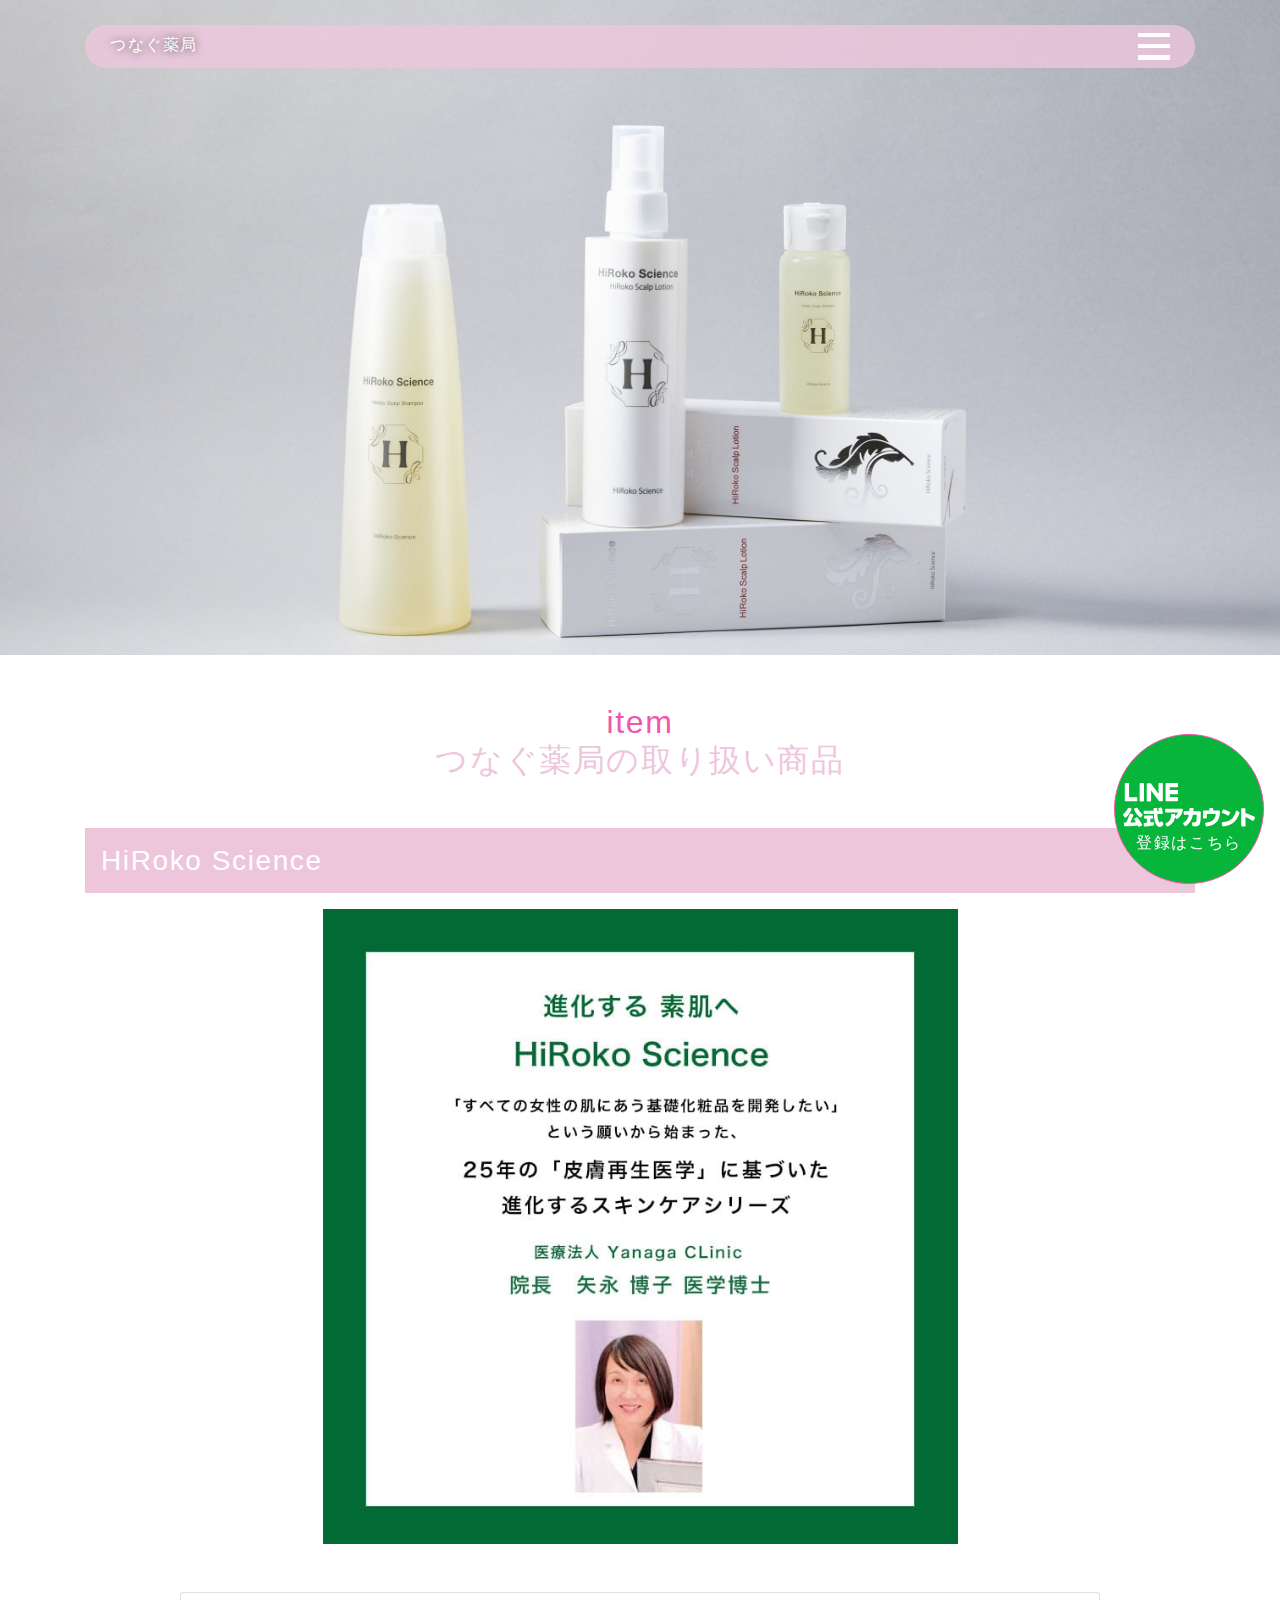
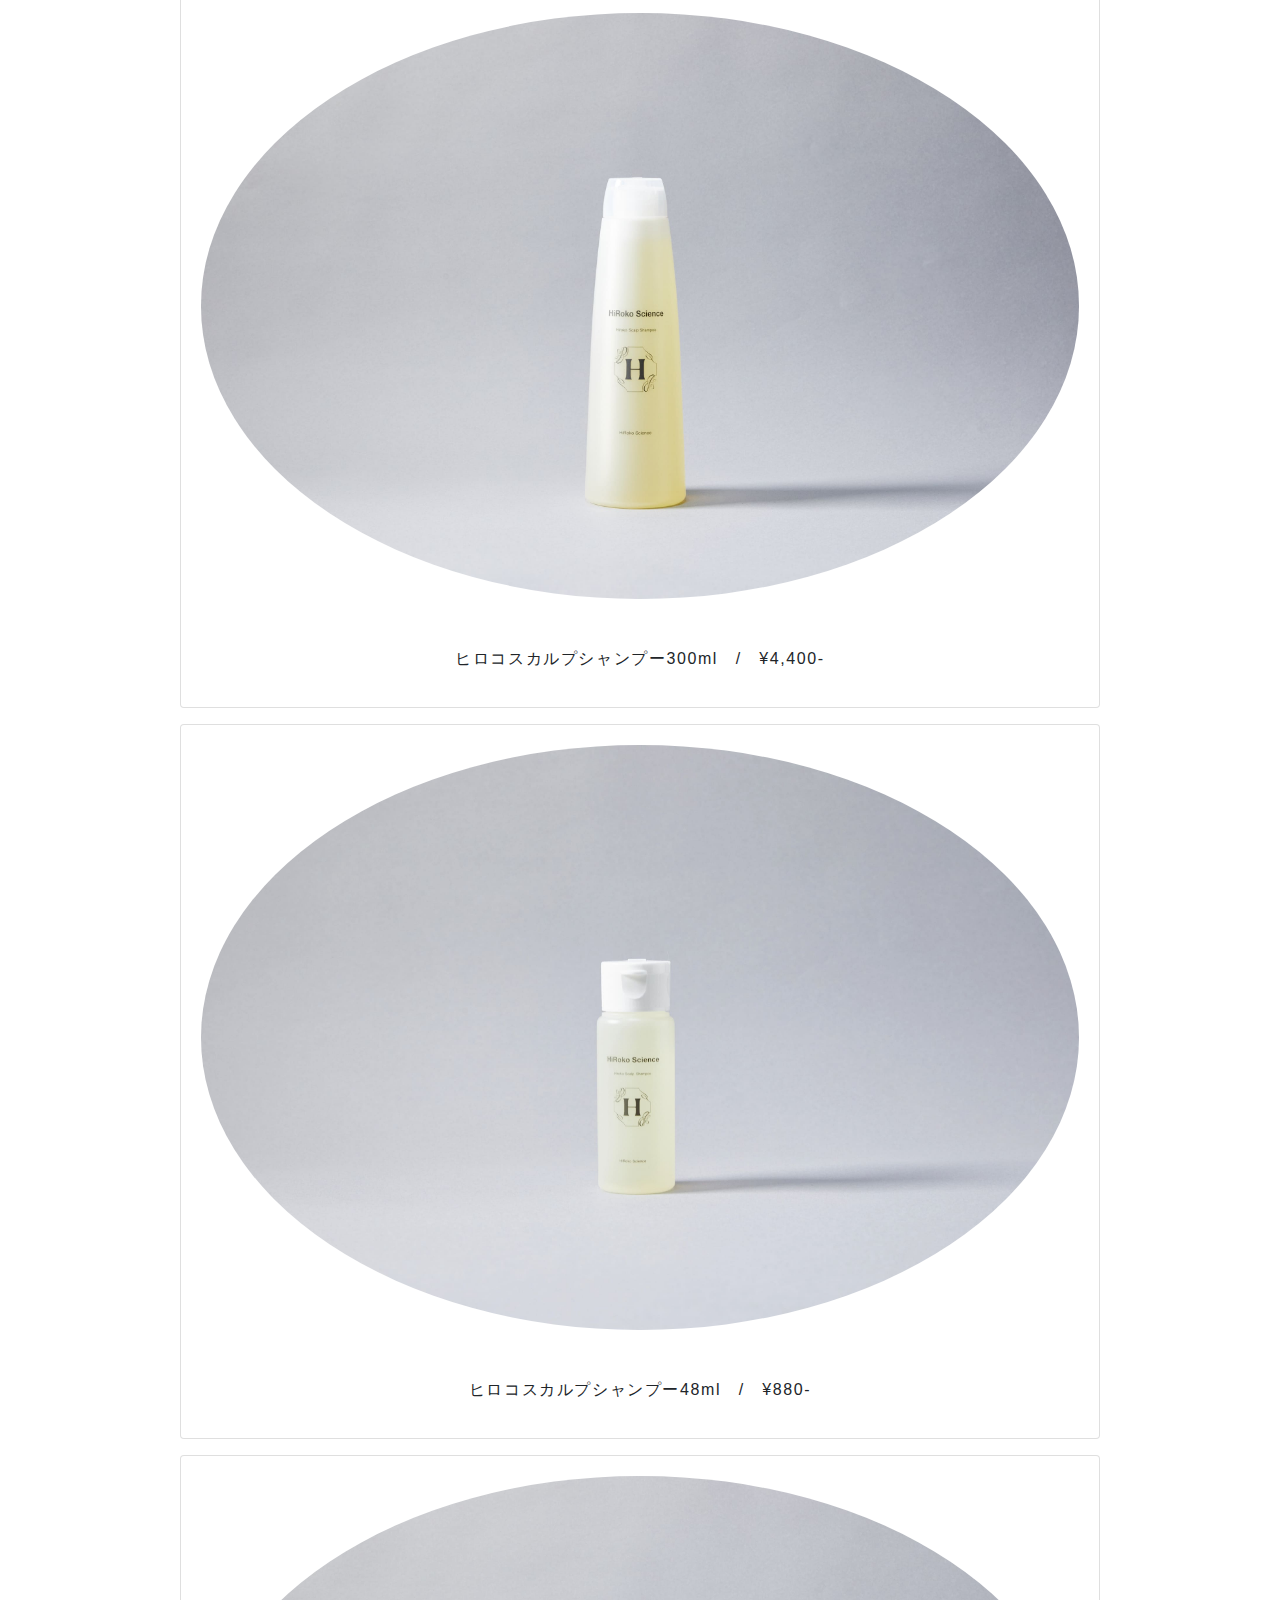
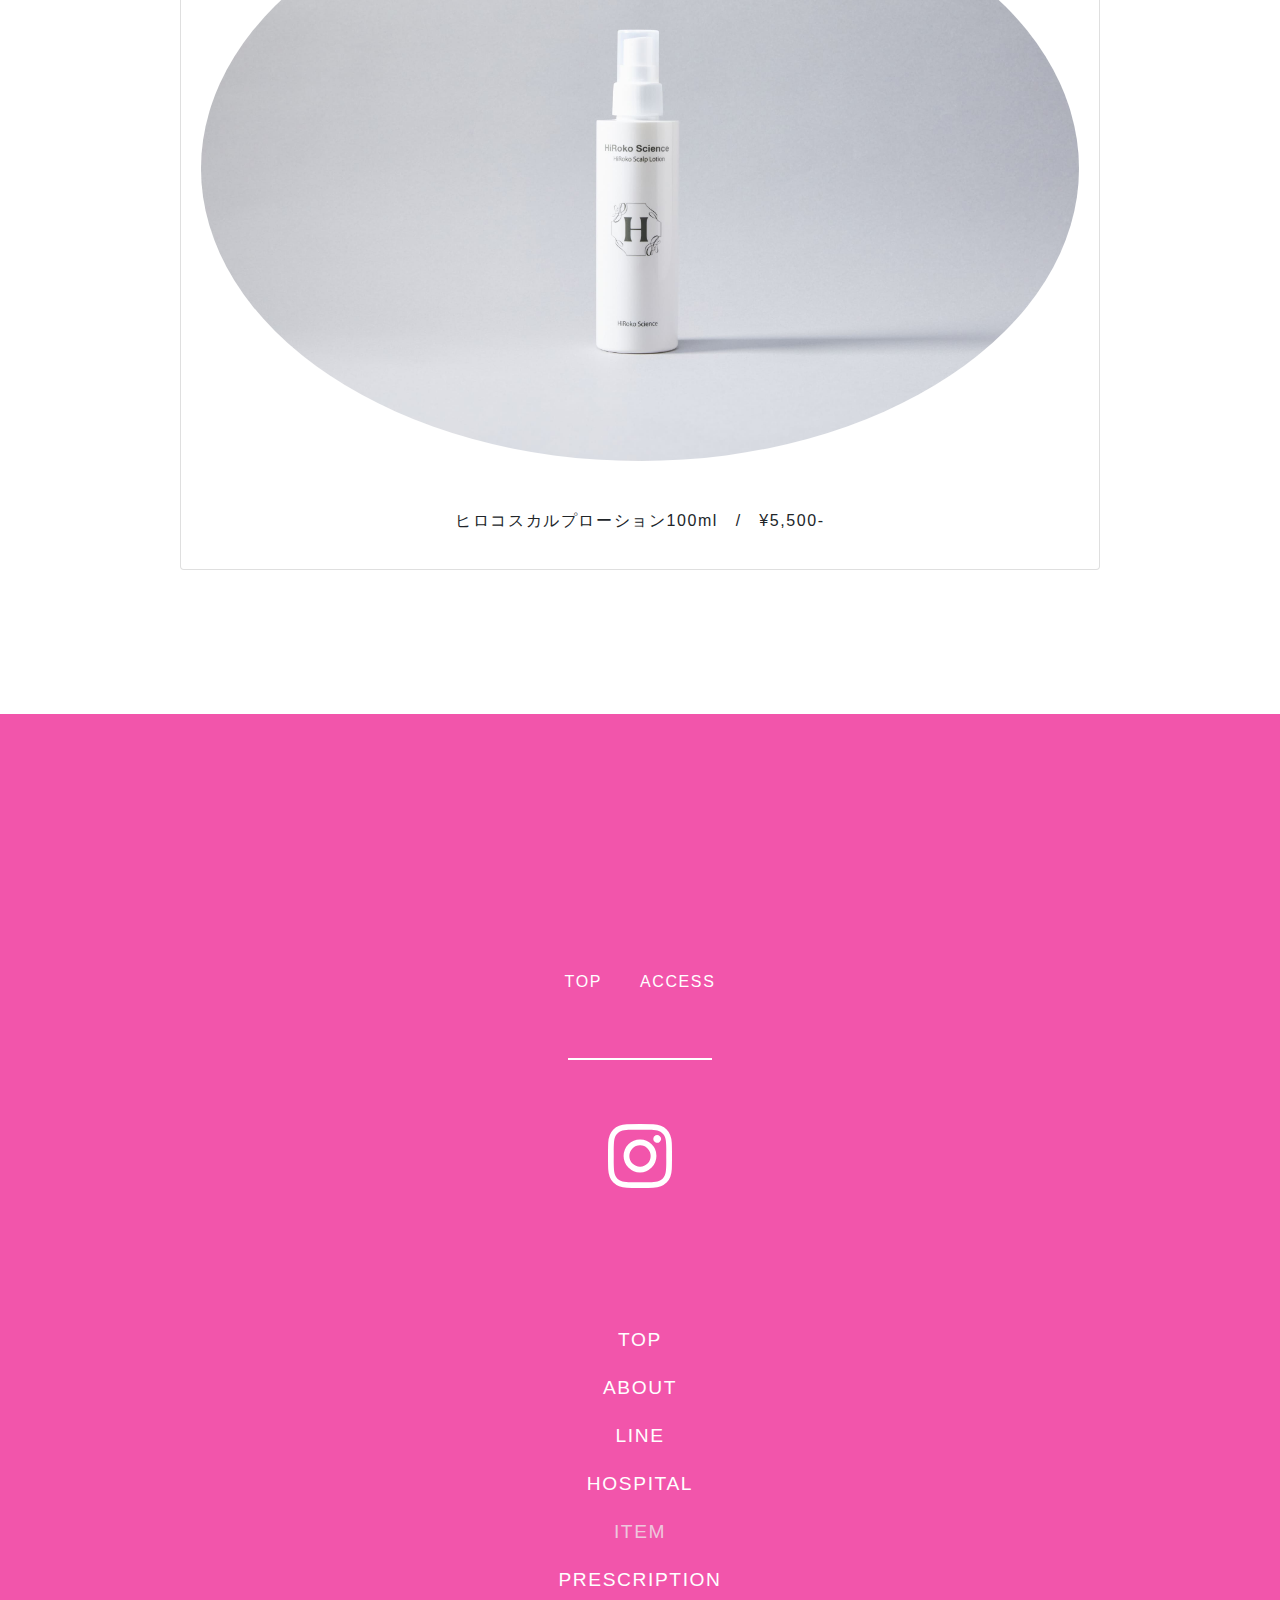
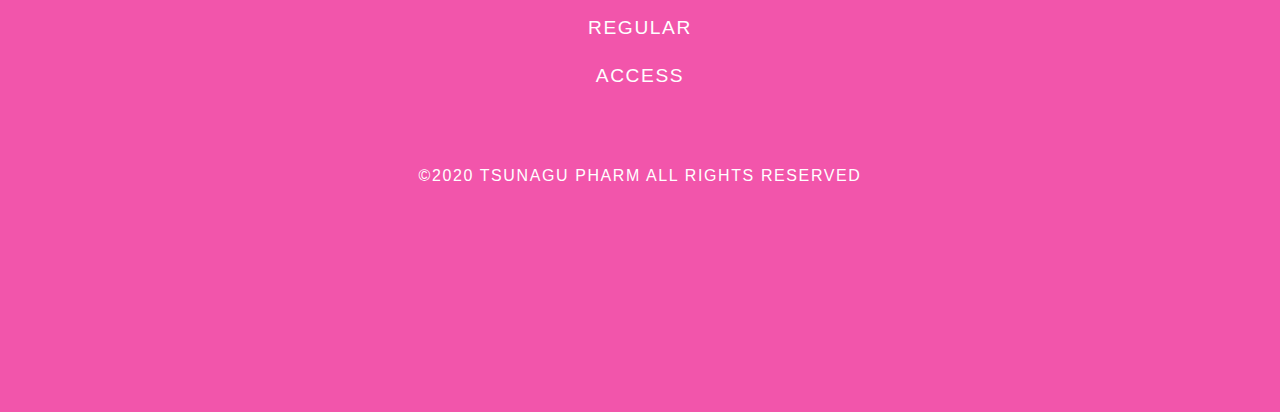
<file: item/index.html>
<!DOCTYPE html>
<html lang="ja">

<head prefix="og: http://ogp.me/ns# fb: http://ogp.me/ns/fb# article: http://ogp.me/ns/article#">
  <meta charset="utf-8">
  <meta http-equiv="X-UA-Compatible" content="IE=Edge">
  <meta name="viewport" content="width=device-width, initial-scale=1">
  <meta name="format-detection" content="email=no,telephone=no,address=no">

  <meta http-equiv="x-dns-prefetch-control" content="on">
  <link rel="dns-prefetch" href="//use.typekit.net">
  <link rel="dns-prefetch" href="//www.google-analytics.com">
  <link rel="dns-prefetch" href="//www.googletagmanager.com">
  <link rel="dns-prefetch" href="//ajax.googleapis.com">

  <!-- favicon -->
  <link rel="icon" href="/img/appicon-32.png" sizes="32x32">
  <link rel="icon" href="/img/appicon-180.png" sizes="180x180">
  <link rel="apple-touch-icon-precomposed" href="/img/appicon-180.png" sizes="180x180">
  <meta name="apple-mobile-web-app-capable" content="yes">
  <meta name="apple-mobile-web-app-status-bar-style" content="default">
  <meta name="apple-mobile-web-app-title" content="八幡東区の調剤薬局つなぐ薬局">
  <meta name="theme-color" content="#eec6dc">
  <meta name="msapplication-TileImage" content="/img/appicon-180.png">
  <meta name="msapplication-TileColor" content="#eec6dc">

  <title>つなぐ薬局の取り扱い商品｜北九州市八幡東の調剤薬局　つなぐ薬局</title>

  <meta name="description" content="北九州市八幡東区にある全国どこの処方箋でも受付可能な調剤薬局【つなぐ薬局】の取り扱い商品。福岡の６次産業に取り組む農家の取り扱い商品を扱っています。処方箋受付LINE予約対応。質問や相談も大丈夫です。女性スタッフ在籍。駐車場完備。バス停すぐ。気軽にお立ち寄りください。">
  <meta name="keywords" content="つなぐ薬局,調剤薬局,ドラッグストア,北九州,八幡東区,取り扱い商品,処方箋,ネット予約,LINE予約,女性スタッフ,駐車場完備">

  <!-- ogp -->
  <meta property="og:title" content="つなぐ薬局の取り扱い商品｜北九州市八幡東の調剤薬局　つなぐ薬局" />
  <meta property="og:type" content="website" />
  <meta property="og:description" content="北九州市八幡東区にある全国どこの処方箋でも受付可能な調剤薬局【つなぐ薬局】の取り扱い商品。福岡の６次産業に取り組む農家の取り扱い商品を扱っています。処方箋受付LINE予約対応。質問や相談も大丈夫です。女性スタッフ在籍。駐車場完備。バス停すぐ。気軽にお立ち寄りください。" />
  <meta property="og:url" content="https://tsunagu-pharm.com/item" />
  <meta property="og:image" content="https://tsunagu-pharm.com/img/web_img.jpg" />
  <meta property="og:site_name" content="【全国どこの処方箋でも受付可】北九州市八幡東区の調剤薬局　つなぐ薬局" />
  <meta property="og:locale" content="ja_JP" />
  <meta property="fb:app_id" content="App-ID()" />
  <meta name="twitter:card" content="summary" />
  <meta name="twitter:site" content="@[@]" />
  <meta property="og:latitude" content="33.8664123" />
  <meta property="og:longitude" content="130.8356879" />
  <meta property="og:street-address" content="荒生田3丁目1-34" />
  <meta property="og:locality" content="北九州市八幡東区" />
  <meta property="og:region" content="福岡県" />
  <meta property="og:postal-code" content="805-0015" />
  <meta property="og:country-name" content="日本" />
  <meta property="og:phone_number" content="093-653-1221" />
  <meta property="og:fax_number" content="093-653-1248" />

  <!-- StyleSheet -->
  <link rel="stylesheet" href="https://stackpath.bootstrapcdn.com/bootstrap/4.3.1/css/bootstrap.min.css" integrity="sha384-ggOyR0iXCbMQv3Xipma34MD+dH/1fQ784/j6cY/iJTQUOhcWr7x9JvoRxT2MZw1T" crossorigin="anonymous">
  <link rel="stylesheet" href="/base.css?v77e0305e" media="all">
  <link rel="stylesheet" href="/page.css?v77e0305e">

  <!-- schema.org -->
  <script type="application/ld+json">
{
"@context":"http://schema.org",
"@type":"NewsArticle",
"isAccessibleForFree":true,
"mainEntityOfPage":"",
"description":"【全国どこの処方箋でも受付可】北九州市八幡東区の調剤薬局　つなぐ薬局の取り扱い商品。福岡の６次産業に取り組む農家の取り扱い商品を扱っています。処方箋受付LINE予約対応。質問や相談も大丈夫です。女性スタッフ在籍。駐車場完備。バス停すぐ。気軽にお立ち寄りください。","headline":"調剤薬局【つなぐ薬局】では福岡の取り扱い商品も取り扱っています",
"datePublished":"2020-07-01T00:00:00.000Z",
"dateModified":"2020-08-19T00:00:00.000Z",
"publisher":{
  "@type":"Organization",
  "name":"つなぐ薬局",
  "url":"https://tsunagu-pharm.com/",
  "logo":{
    "@type":"ImageObject",
    "url":"https://tsunagu-pharm.com/img/logo_mark.png",
    "width":300,
    "height":300
  }
},
"image":{
  "@type":"ImageObject",
  "url":"https://tsunagu-pharm.com/img/item_2.png",
  "representativeOfPage":true
}
}
</script>
  <!-- /schema.org -->

  <!-- Google Tag Manager -->
  <script>(function (w, d, s, l, i) {
      w[l] = w[l] || []; w[l].push({
        'gtm.start':
          new Date().getTime(), event: 'gtm.js'
      }); var f = d.getElementsByTagName(s)[0],
        j = d.createElement(s), dl = l != 'dataLayer' ? '&l=' + l : ''; j.async = true; j.src =
          'https://www.googletagmanager.com/gtm.js?id=' + i + dl; f.parentNode.insertBefore(j, f);
    })(window, document, 'script', 'dataLayer', 'GTM-T69RQ9B');</script><!-- End Google Tag Manager -->
</head>

<body>
  <!-- Google Tag Manager (noscript) -->
  <noscript><iframe src="https://www.googletagmanager.com/ns.html?id=GTM-T69RQ9B" height="0" width="0" style="display:none;visibility:hidden"></iframe></noscript>
  <!-- End Google Tag Manager (noscript) --><!-- page -->
  <div role="document" class="page item_page">
    <!-- wrapper -->
    <div class="wrapper">

      <!-- fixed -->
      <div class="bottom_info sp_only fixed text-center py-3 px-5">
        <a href="/line">
          <img src="/img/official_line_logo.svg" class="img-fluid">
        </a>
      </div>
      <div class="side_info sp_none fixed text-center pt-5 px-2">
        <a href="/line">
          <img src="/img/official_line_logo_02.svg" class="imf-fluid">
          <p class="white pt-1">登録はこちら</p>
        </a>
      </div><!-- /fixed -->

      <!-- header -->
      <header class="header">
        <section id="catch" class="catch page_catch">
          <div class="container clearfix catch_container">
            <div class="header_menu">
              <div class="float_l">
                <a href="/">
                  <p class="white catch_name txt_shdw">つなぐ薬局</p>
                </a>
              </div>
              <div class="catch_nav float_r">
                <div class="nav_wrap flex flex_end">
                  <div class="toggle_button">
                    <a href="#" class="toggle_open block relative" id="toggle_open">
                      <span class="block absolute"></span>
                      <span class="block absolute"></span>
                      <span class="block absolute"></span>
                    </a>
                    <!-- navi menu -->
                    <nav class="nav_menu center absolute none" id="nav_menu">
                      <div class="nav_content">
                        <ul class="container m_center list-unstyled">
                          <li><a href="/about" class="nav_lnk_about">つなぐ薬局について</a></li>
                          <li><a href="/line" class="nav_lnk_line">つなぐ薬局の公式LINE</a></li>
                          <li><a href="/item" class="nav_lnk_item">つなぐ薬局の取り扱い商品</a></li>
                          <li><a href="/hospital" class="nav_lnk_hospital">医療機関の紹介</a></li>
                          <li><a href="/prescription" class="nav_lnk_prescription">処方箋について</a></li>
                          <li><a href="/regular" class="nav_lnk_regular">かかりつけ薬局</a></li>
                          <li><a href="/access" class="nav_lnk_access">つなぐ薬局へのアクセス</a></li>
                          <!-- <li><a href="/announce" class="nav_lnk_announce">つなぐ薬局からのお知らせ</a></li> -->
                          <li><a href="/" class="nav_lnk_index">つなぐ薬局　トップページ</a></li>
                        </ul>
                      </div>
                    </nav>
                    <!-- /navi menu -->
                  </div>
                </div>
              </div>
            </div>
          </div>
        </section>
      </header><!-- /header -->

      <!-- main -->
      <main>
        <div id="main">
          <!-- main area-->
          <div class="main_area">
            <!-- main contents -->
            <div id="main_contents" class="main_contents container">

              <!-- page title -->
              <div class="page_ttl my-5 text-center">
                <h1 class="d_pink">item<br><span class="r_pink">つなぐ薬局の取り扱い商品</span></h1>
              </div>
              <!-- /page title -->

              <!-- content -->
              <section id="item" class="item">
                <div class="mt-5">

                  <!-- 取り扱い商品紹介 -->
                  <div class="my-5">

                    <!-- HiRoko Science -->
                    <div class="my-5">
                      <h3 class="white bg_pink p-3 mb-3">HiRoko Science</h3>
                      <div class="mt-3">

                        <!-- イメージ写真 -->
                        <div class="row">
                          <div class="col-12 col-lg-7  offset-lg-1 mx-auto">
                            <picture>
                              <img src="/img/HIROKO_SK.jpg" alt="HiRoko Science" loading="lazy" class="img-fluid">
                            </picture>
                          </div>
                        </div>
                        <!-- /イメージ写真 -->
                      </div>

                      <!-- 商品紹介 -->
                      <div class="row mt-5">

                        <div class="col-12 col-lg-10 offset-lg-1 mb-3">
                          <div class="card h-100">
                            <div class="card-body">
                              <picture>
                                <img src="/img/hiroko-001.jpg" alt="HiRoko Science" loading="lazy" class="card-img mb-5 rounded-circle">
                              </picture>
                              <p class="text-center">ヒロコスカルプシャンプー300ml<br class="d-md-none"><span class="d-none d-md-inline">　/　</span>¥4,400-</p>
                            </div>
                          </div>
                        </div>
                        <div class="col-12 col-lg-10 offset-lg-1 mb-3">
                          <div class="card h-100">
                            <div class="card-body">
                              <picture>
                                <img src="/img/hiroko-003.jpg" alt="HiRoko Science" loading="lazy" class="card-img mb-5 rounded-circle">
                              </picture>
                              <p class="text-center">ヒロコスカルプシャンプー48ml<br class="d-md-none"><span class="d-none d-md-inline">　/　</span>¥880-</p>
                            </div>
                          </div>
                        </div>
                        <div class="col-12 col-lg-10 offset-lg-1 mb-3">
                          <div class="card h-100">
                            <div class="card-body">
                              <picture>
                                <img src="/img/hiroko-004.jpg" alt="HiRoko Science" loading="lazy" class="card-img mb-5 rounded-circle">
                              </picture>
                              <p class="text-center">ヒロコスカルプローション100ml<br class="d-md-none"><span class="d-none d-md-inline">　/　</span>¥5,500-</p>
                            </div>
                          </div>
                        </div>
                      </div>
                      <!-- /商品紹介 -->

                    </div>
                    <!-- /HiRoko Science -->



                  </div>
                  <!-- /取り扱い商品紹介 -->

                </div>
              </section>
              <!-- /content -->

            </div>
            <!-- /main contents -->

          </div>
          <!-- /main area-->
        </div>
      </main>
      <!-- /main -->

      <!-- footer -->
      <footer class="footer">
        <div class="container m_center text-center">
          <div class="inline_block footer_link">
            <a href="/" class="white p-3">TOP</a>
            <a href="/access" class="white p-3">ACCESS</a>
            <div class="footer_space"></div>
          </div>
          <div class="footer_sns">
            <a href="https://www.instagram.com/take.tsunagu/?igshid=18yavye8tjgkb" rel="nofollow">
              <img src="/img/insta_icn_w.svg" alt="【全国どこの処方箋でも受付可】北九州市八幡東区の調剤薬局　つなぐ薬局の公式インスタグラム" class="inst_icn"></a>
          </div>
          <div class="site_map">
            <ul class="text-center list-unstyled">
              <a href="/" class="white">
                <li>TOP</li>
              </a>
              <a href="/about" class="white">
                <li>ABOUT</li>
              </a>
              <a href="/line" class="white">
                <li>LINE</li>
              </a>
              <a href="/hospital" class="white">
                <li>HOSPITAL</li>
              </a>
              <a href="/item" class="r_pink">
                <li>ITEM</li>
              </a>
              <a href="/prescription" class="white">
                <li>PRESCRIPTION</li>
              </a>
              <a href="/regular" class="white">
                <li>REGULAR</li>
              </a>
              <a href="/access" class="white">
                <li>ACCESS</li>
              </a>
              <!--<a href="/announce"><li>ANNOUNCE</li></a>-->
            </ul>
          </div>
          <div class="copy_right">
            <p class="white">&copy;2020 TSUNAGU PHARM ALL RIGHTS RESERVED</p>
          </div>
        </div>
      </footer>
      <!-- /footer -->

    </div>
    <!-- /wrapper -->
  </div>
  <!-- /page -->

  <!-- script -->
  <script>
    'use strict';

    document.addEventListener('DOMContentLoaded', () => {
      const toggle = document.getElementById('toggle_open');
      const text_open = document.querySelectorAll('#text_open h3');

      toggle.addEventListener('click', function (e) {
        const classes = this.className.split(' ');
        const index = classes.indexOf('active');
        if (index === -1) {
          classes.push('active');
        } else {
          classes.splice(index, 1);
        }
        this.className = classes.join(' ');
        e.preventDefault();
      }, false);

      text_open.forEach(text => {
        text.addEventListener('click', function (e) {
          const classes = this.className.split(' ');
          const index = classes.indexOf('active');
          if (index === -1) {
            classes.push('active');
          } else {
            classes.splice(index, 1);
          }
          this.className = classes.join(' ');
          e.preventDefault();
        }, false);
      });
    }, false);
  </script><!-- /script -->
</body>

</html>
</file>
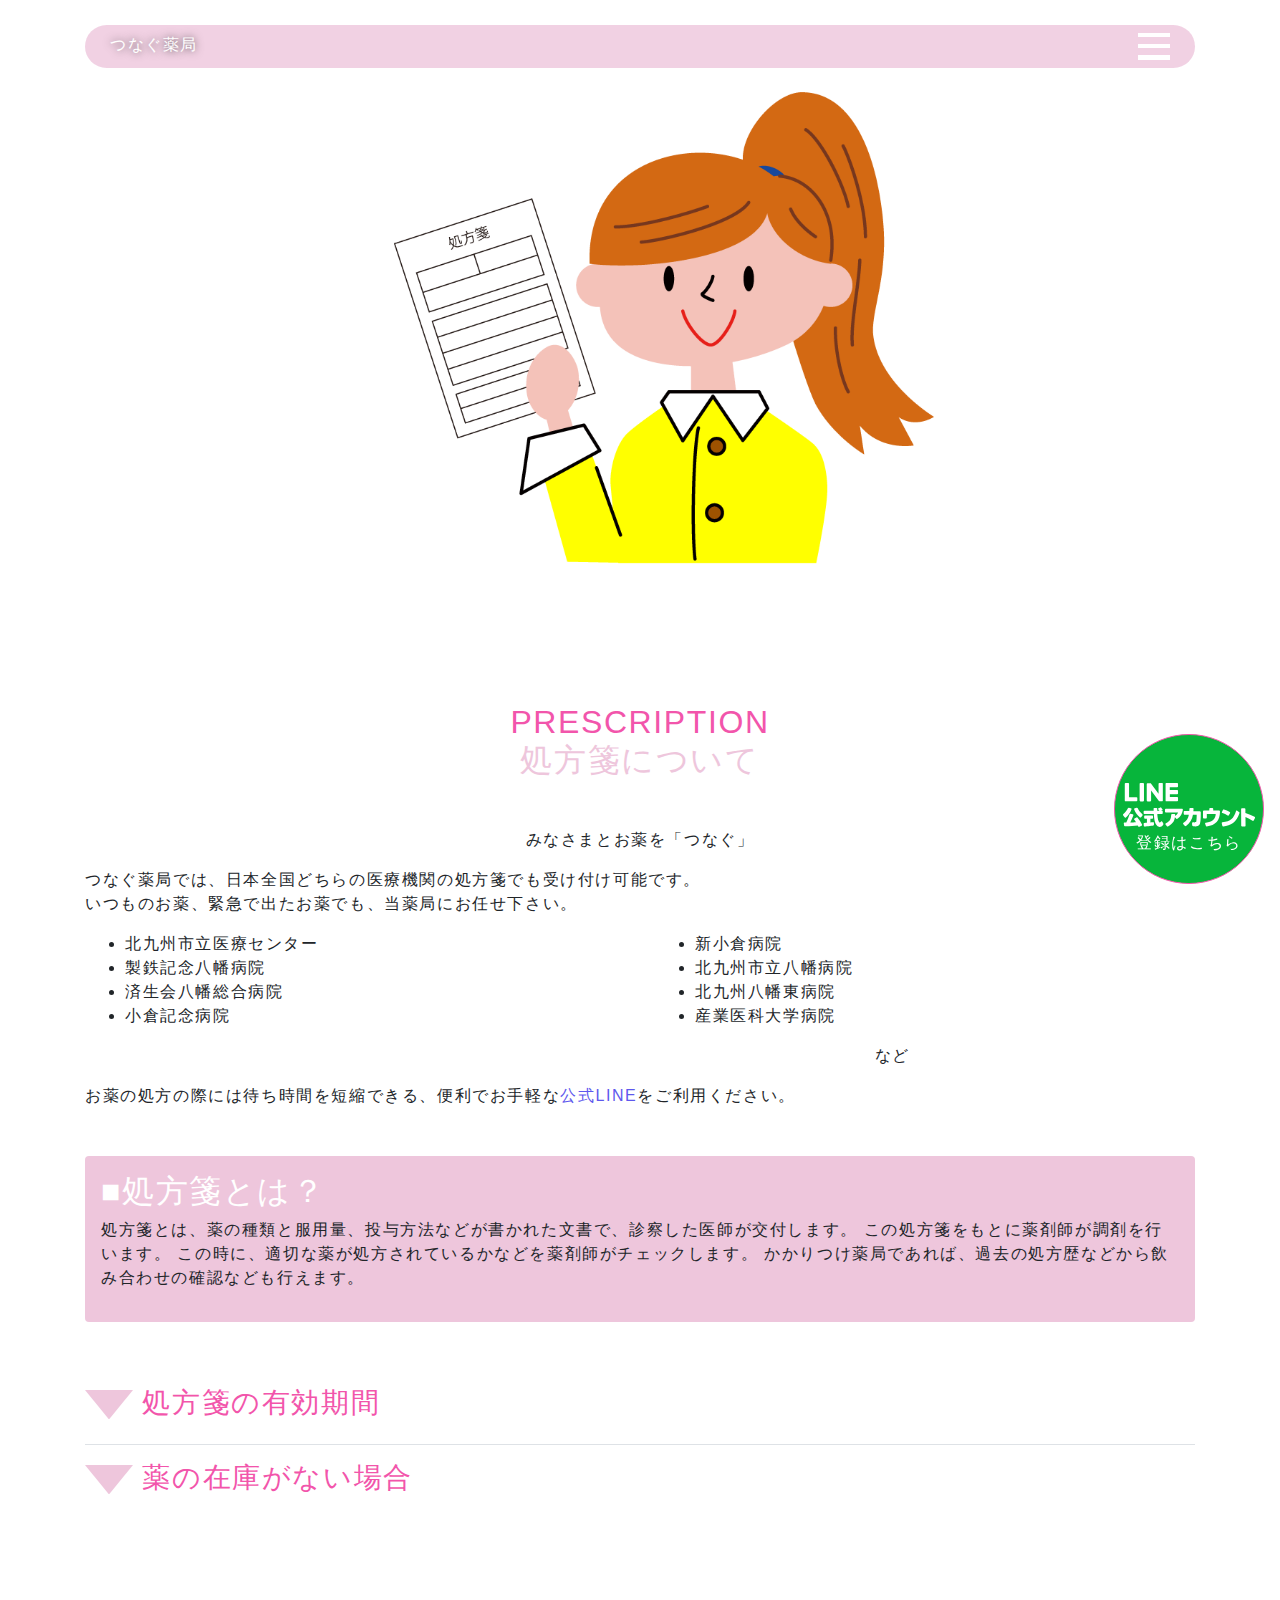
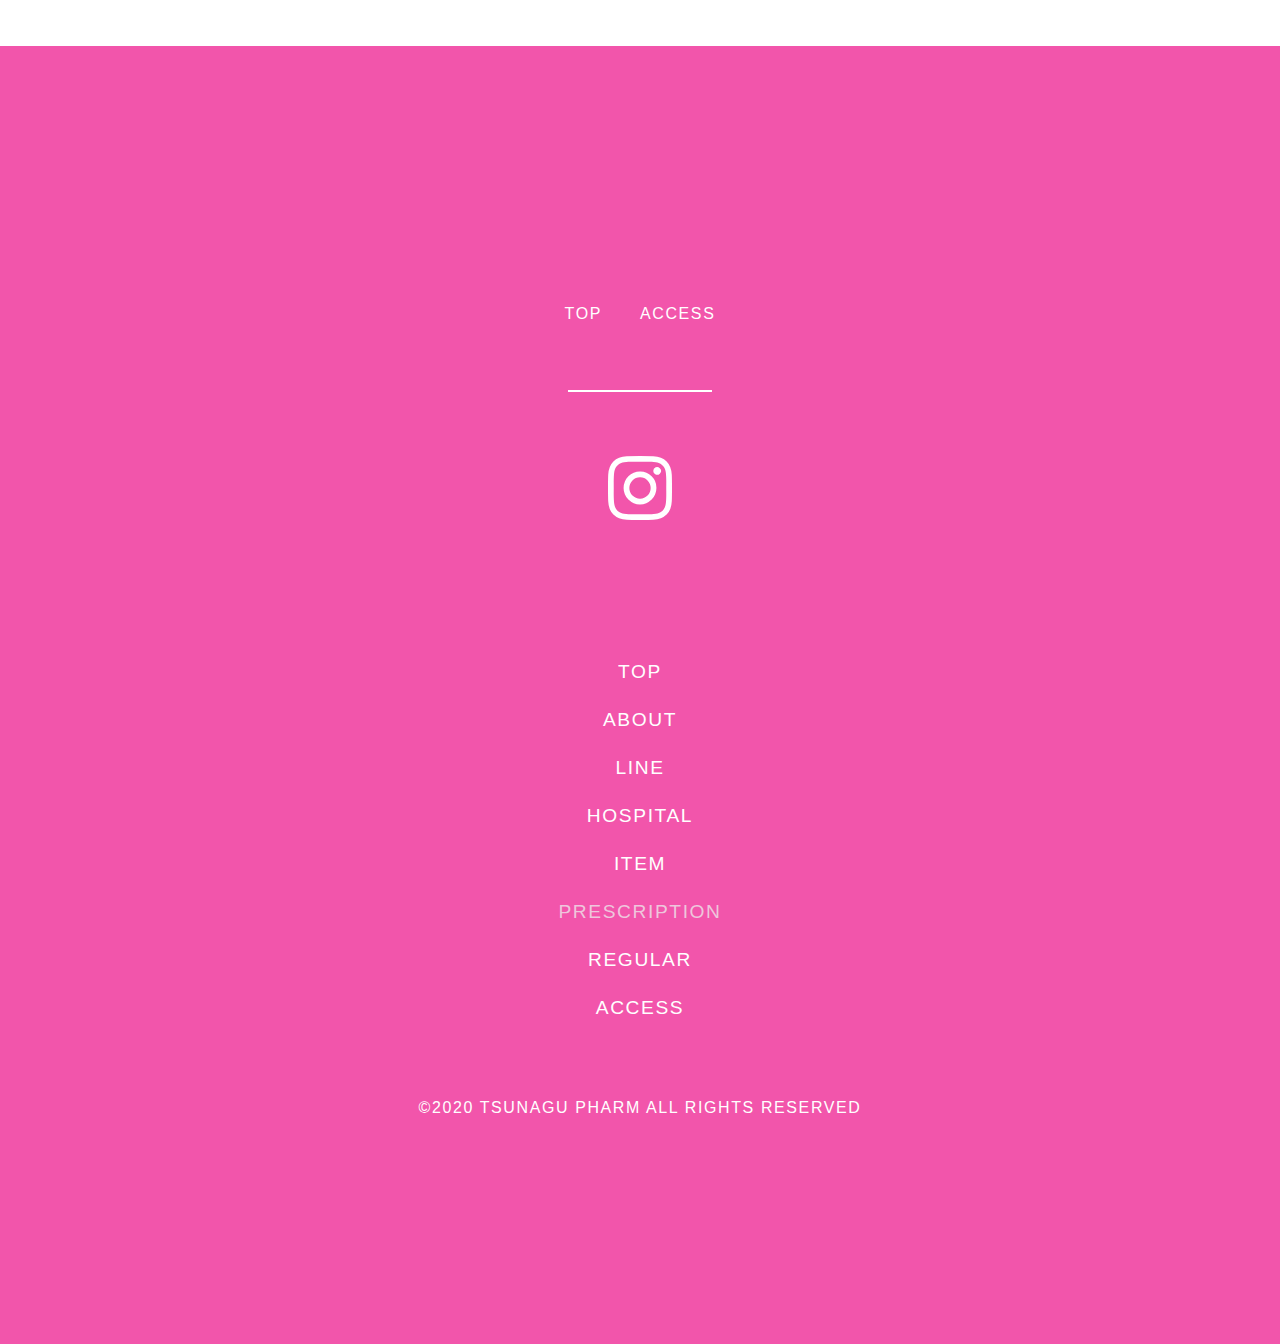
<file: prescription/index.html>
<!DOCTYPE html>
<html lang="ja">

<head prefix="og: http://ogp.me/ns# fb: http://ogp.me/ns/fb# article: http://ogp.me/ns/article#">
  <meta charset="utf-8">
  <meta http-equiv="X-UA-Compatible" content="IE=Edge">
  <meta name="viewport" content="width=device-width, initial-scale=1">
  <meta name="format-detection" content="email=no,telephone=no,address=no">

  <meta http-equiv="x-dns-prefetch-control" content="on">
  <link rel="dns-prefetch" href="//use.typekit.net">
  <link rel="dns-prefetch" href="//www.google-analytics.com">
  <link rel="dns-prefetch" href="//www.googletagmanager.com">
  <link rel="dns-prefetch" href="//ajax.googleapis.com">

  <!-- favicon -->
  <link rel="icon" href="/img/appicon-32.png" sizes="32x32">
  <link rel="icon" href="/img/appicon-180.png" sizes="180x180">
  <link rel="apple-touch-icon-precomposed" href="/img/appicon-180.png" sizes="180x180">
  <meta name="apple-mobile-web-app-capable" content="yes">
  <meta name="apple-mobile-web-app-status-bar-style" content="default">
  <meta name="apple-mobile-web-app-title" content="八幡東区の調剤薬局つなぐ薬局">
  <meta name="theme-color" content="#eec6dc">
  <meta name="msapplication-TileImage" content="/img/appicon-180.png">
  <meta name="msapplication-TileColor" content="#eec6dc">

  <title>処方箋について｜北九州市八幡東の調剤薬局　つなぐ薬局</title>


  <meta name="description" content="処方箋とは、薬の種類と服用量、投与方法などが書かれた文書で、診察した医師が交付します。この処方箋をもとに薬剤師が調剤を行います。北九州市八幡東区にある調剤薬局【つなぐ薬局】では、全国どちらの医療機関の処方箋でも受付け可能です。公式LINEを使えば、待ち時間の短縮もできます。">
  <meta name="keywords" content="つなぐ薬局,調剤薬局,ドラッグストア,北九州,八幡東区,取り扱い商品,処方箋,ネット予約,LINE予約,女性スタッフ,駐車場完備">

  <!-- ogp -->
  <meta property="og:title" content="処方箋について｜北九州市八幡東の調剤薬局　つなぐ薬局" />
  <meta property="og:type" content="website" />
  <meta property="og:description" content="処方箋とは、薬の種類と服用量、投与方法などが書かれた文書で、診察した医師が交付します。この処方箋をもとに薬剤師が調剤を行います。北九州市八幡東区にある調剤薬局【つなぐ薬局】では、全国どちらの医療機関の処方箋でも受付け可能です。公式LINEを使えば、待ち時間の短縮もできます。" />
  <meta property="og:url" content="https://tsunagu-pharm.com/prescription" />
  <meta property="og:image" content="https://tsunagu-pharm.com/img/web_img.jpg" />
  <meta property="og:site_name" content="【全国どこの処方箋でも受付可】北九州市八幡東区の調剤薬局　つなぐ薬局" />
  <meta property="og:locale" content="ja_JP" />
  <meta property="fb:app_id" content="App-ID()" />
  <meta name="twitter:card" content="summary" />
  <meta name="twitter:site" content="@[@]" />
  <meta property="og:latitude" content="33.8664123" />
  <meta property="og:longitude" content="130.8356879" />
  <meta property="og:street-address" content="荒生田3丁目1-34" />
  <meta property="og:locality" content="北九州市八幡東区" />
  <meta property="og:region" content="福岡県" />
  <meta property="og:postal-code" content="805-0015" />
  <meta property="og:country-name" content="日本" />
  <meta property="og:phone_number" content="093-653-1221" />
  <meta property="og:fax_number" content="093-653-1248" />

  <!-- StyleSheet -->
  <link rel="stylesheet" href="https://stackpath.bootstrapcdn.com/bootstrap/4.3.1/css/bootstrap.min.css" integrity="sha384-ggOyR0iXCbMQv3Xipma34MD+dH/1fQ784/j6cY/iJTQUOhcWr7x9JvoRxT2MZw1T" crossorigin="anonymous">
  <link rel="stylesheet" href="/base.css?v77e0305e" media="all">
  <link rel="stylesheet" href="/page.css?v77e0305e">

  <!-- schema.org -->
  <script type="application/ld+json">
{
  "@context": "http://schema.org",
  "@type": [ "LocalBusiness" ],
  "name": "つなぐ薬局",
  "image": [
    "https://tsunagu-pharm.com/img/catch.png",
    "https://tsunagu-pharm.com/img/access_2.png"
    ],
  "description":"北九州市八幡東区にある調剤薬局【つなぐ薬局】です。福岡県の取り扱い商品なども取り扱っています。公式LINEをご登録いただくことで、処方箋の先送り・待ち時間の短縮ができます。質問や相談も大丈夫です。女性スタッフ在籍。駐車場完備。バス停すぐ。気軽にお立ち寄りください。",
  "telephone":"+8193-653-1221",
  "url": "https://tsunagu-pharm.com/",
  "logo": "https://tsunagu-pharm.com/img/logo_mark.png",
  "currenciesAccepted": "JPN",
  "openingHoursSpecification":[
      {
          "@type": "OpeningHoursSpecification",
          "dayOfWeek":[
              "Monday",
              "Tuesday",
              "Thursday",
              "Friday"
          ],
          "opens": "9:00",
          "closes": "18:00"
      },
      {
          "@type":"OpeningHoursSpecification",
          "dayOfWeek":[
              "Wednesday",
              "Saturday"
          ],
          "opens": "9:00",
          "closes": "12:30"
      },
      {
        "@type":"OpeningHoursSpecification",
        "dayOfWeek":[
            "Sunday",
            "Holidays"
        ],
        "opens": "00:00",
        "closes": "00:00"
      }
  ],
  "contactPoint": {
    "@type": "ContactPoint",
    "telephone": "+8193-653-1221",
    "contactType": "customer support",
    "areaServed": "JP",
    "availableLanguage": "Japanese"
  },
  "address":{
    "@type":"PostalAddress",
    "streetAddress":"荒生田3丁目1-34",
    "addressLocality":"北九州市八幡東区",
    "addressRegion":"福岡県",
    "postalCode":"805-0015",
    "addressCountry":"JP"
  },
  "geo":{
    "@type":"GeoCoordinates",
    "latitude":"33.8664123",
    "longitude":"130.8356879"
  }
}
</script>
  <script type="application/ld+json">
{
  "@context": "https://schema.org",
  "@type": "FAQPage",
  "mainEntity": [
    {
      "@type": "Question",
      "name": "処方箋とは？？",
      "acceptedAnswer": {
          "@type": "Answer",
          "text": "処方箋とは、薬の種類と服用量、投与方法などが書かれた文書で、診察した医師が交付します。この処方箋をもとに薬剤師が調剤を行います。 : <a href=https://tsunagu-pharm.com/prescription#about_prescription>処方箋について</a>"
      }
    },
    {
      "@type": "Question",
      "name": "処方箋の有効期間",
      "acceptedAnswer": {
          "@type": "Answer",
          "text": "処方箋の有効期間は交付日を含め4日間と定められています。 : <a href=https://tsunagu-pharm.com/prescription#prescription_01>処方箋の有効期間</a>"
      }
    },
    {
      "@type": "Question",
      "name": "薬の在庫がない場合",
      "acceptedAnswer": {
          "@type": "Answer",
          "text": "処方されたお薬の在庫がない場合は、お取り寄せをいたしますので、 30～60分程度のお時間を頂戴する場合があります。 : <a href=https://tsunagu-pharm.com/prescription#prescription_02>つなぐ薬局へのアクセス</a>"
      }
    }
  ]
}
</script>
  <!-- /schema.org -->

  <!-- Google Tag Manager -->
  <script>(function (w, d, s, l, i) {
      w[l] = w[l] || []; w[l].push({
        'gtm.start':
          new Date().getTime(), event: 'gtm.js'
      }); var f = d.getElementsByTagName(s)[0],
        j = d.createElement(s), dl = l != 'dataLayer' ? '&l=' + l : ''; j.async = true; j.src =
          'https://www.googletagmanager.com/gtm.js?id=' + i + dl; f.parentNode.insertBefore(j, f);
    })(window, document, 'script', 'dataLayer', 'GTM-T69RQ9B');</script><!-- End Google Tag Manager -->
</head>

<body>
  <!-- Google Tag Manager (noscript) -->
  <noscript><iframe src="https://www.googletagmanager.com/ns.html?id=GTM-T69RQ9B" height="0" width="0" style="display:none;visibility:hidden"></iframe></noscript>
  <!-- End Google Tag Manager (noscript) --><!-- page -->
  <div role="document" class="page prescription_page">
    <!-- wrapper -->
    <div class="wrapper">

      <!-- fixed -->
      <div class="bottom_info sp_only fixed text-center py-3 px-5">
        <a href="/line">
          <img src="/img/official_line_logo.svg" class="img-fluid">
        </a>
      </div>
      <div class="side_info sp_none fixed text-center pt-5 px-2">
        <a href="/line">
          <img src="/img/official_line_logo_02.svg" class="imf-fluid">
          <p class="white pt-1">登録はこちら</p>
        </a>
      </div><!-- /fixed -->

      <!-- header -->
      <header class="header">
        <section id="catch" class="catch page_catch">
          <div class="container clearfix catch_container">
            <div class="header_menu">
              <div class="float_l">
                <a href="/">
                  <p class="white catch_name txt_shdw">つなぐ薬局</p>
                </a>
              </div>
              <div class="catch_nav float_r">
                <div class="nav_wrap flex flex_end">
                  <div class="toggle_button">
                    <a href="#" class="toggle_open block relative" id="toggle_open">
                      <span class="block absolute"></span>
                      <span class="block absolute"></span>
                      <span class="block absolute"></span>
                    </a>
                    <!-- navi menu -->
                    <nav class="nav_menu center absolute none" id="nav_menu">
                      <div class="nav_content">
                        <ul class="container m_center list-unstyled">
                          <li><a href="/about" class="nav_lnk_about">つなぐ薬局について</a></li>
                          <li><a href="/line" class="nav_lnk_line">つなぐ薬局の公式LINE</a></li>
                          <li><a href="/item" class="nav_lnk_item">つなぐ薬局の取り扱い商品</a></li>
                          <li><a href="/hospital" class="nav_lnk_hospital">医療機関の紹介</a></li>
                          <li><a href="/prescription" class="nav_lnk_prescription">処方箋について</a></li>
                          <li><a href="/regular" class="nav_lnk_regular">かかりつけ薬局</a></li>
                          <li><a href="/access" class="nav_lnk_access">つなぐ薬局へのアクセス</a></li>
                          <!-- <li><a href="/announce" class="nav_lnk_announce">つなぐ薬局からのお知らせ</a></li> -->
                          <li><a href="/" class="nav_lnk_index">つなぐ薬局　トップページ</a></li>
                        </ul>
                      </div>
                    </nav>
                    <!-- /navi menu -->
                  </div>
                </div>
              </div>
            </div>
          </div>
        </section>
      </header><!-- /header -->

      <!-- main -->
      <main>
        <div id="main">
          <!-- main area-->
          <div class="main_area">
            <!-- main contents -->
            <div id="main_contents" class="main_contents container">

              <!-- page title -->
              <div class="page_ttl my-5 text-center">
                <h1 class="d_pink">PRESCRIPTION<br><span class="r_pink">処方箋について</span></h1>
              </div>
              <!-- /page title -->

              <!-- content -->
              <section id="prescruption" class="prescription">
                <div>

                  <div class="ttl_txt">
                    <div class="text-center">
                      <p>みなさまとお薬を「つなぐ」</p>
                    </div>
                    <p>つなぐ薬局では、日本全国どちらの医療機関の処方箋でも受け付け可能です。<br>いつものお薬、緊急で出たお薬でも、当薬局にお任せ下さい。</p>
                    <div class="row">
                      <div class="col-6">
                        <ul>
                          <li>北九州市立医療センター</li>
                          <li>製鉄記念八幡病院</li>
                          <li>済生会八幡総合病院</li>
                          <li>小倉記念病院</li>
                        </ul>
                      </div>
                      <div class="col-6">
                        <ul>
                          <li>新小倉病院</li>
                          <li>北九州市立八幡病院</li>
                          <li>北九州八幡東病院</li>
                          <li>産業医科大学病院</li>
                        </ul>
                      </div>
                      <div class="col-12 col-sm-8 offset-sm-2 col-lg-6 offset-lg-3 text-right">
                        <p>など</p>
                      </div>
                    </div>
                    <p>お薬の処方の際には待ち時間を短縮できる、便利でお手軽な<a href="/line">公式LINE</a>をご利用ください。</p>
                  </div>

                  <div class="my-5" id="text_open">
                    <div class="prescription_bg p-3 rounded">
                      <h2 class="white">■処方箋とは？</h2>
                      <p>処方箋とは、薬の種類と服用量、投与方法などが書かれた文書で、診察した医師が交付します。
                        この処方箋をもとに薬剤師が調剤を行います。
                        この時に、適切な薬が処方されているかなどを薬剤師がチェックします。
                        かかりつけ薬局であれば、過去の処方歴などから飲み合わせの確認なども行えます。</p>
                    </div>
                    <div class="mt-5 py-3 border-bottom">
                      <h3 class="d_pink" id="textBody_01">
                        <svg id="toggle" xmlns="http://www.w3.org/2000/svg" viewBox="0 0 86.6025 53.0921">
                          <defs>
                            <style>
                              .cls-1 {
                                fill: #eec6dc;
                              }
                            </style>
                          </defs>
                          <polygon id="triangle" class="cls-1" points="43.301 53.092 0 0 86.603 0 43.301 53.092" />
                        </svg>
                        処方箋の有効期間
                      </h3>
                      <div class="none prescripion_text">
                        <p>処方箋の有効期間は交付日を含め4日間(日祝含む)と定められています。<br>
                          病気の症状は時間が経つと変わる場合があり、必要な治療や処方が変わってくるためです。
                          有効期間が切れると、調剤薬局では対応ができなくなりますので、医療機関で再発行してもらう必要があります。
                          処方箋の再発行は健康保険が適用されないため全額自己負担となります。
                          お薬を処方されたら、早めの来局をお願いいたします。</p>
                      </div>
                    </div>
                    <div class="py-3">
                      <h3 class="d_pink" id="textBody_02">
                        <svg id="toggle" xmlns="http://www.w3.org/2000/svg" viewBox="0 0 86.6025 53.0921">
                          <defs>
                            <style>
                              .cls-1 {
                                fill: #eec6dc;
                              }
                            </style>
                          </defs>
                          <polygon id="triangle" class="cls-1" points="43.301 53.092 0 0 86.603 0 43.301 53.092" />
                        </svg>
                        薬の在庫がない場合
                      </h3>
                      <div class="none prescripion_text">
                        <p>もし、処方されたお薬の在庫がない場合は、お取り寄せをいたしますので、30～60分程度のお時間を頂戴する場合があります。<br>
                          受診された医療機関の近くだけでなく、ご自宅や職場の近くなど、立ち寄りやすい薬局をご利用ください。</p>
                      </div>
                    </div>
                  </div>

                </div>
              </section>
              <!-- /content -->

            </div>
            <!-- /main contents -->

          </div>
          <!-- /main area-->
        </div>
      </main>
      <!-- /main -->

      <!-- footer -->
      <footer class="footer">
        <div class="container m_center text-center">
          <div class="inline_block footer_link">
            <a href="/" class="white p-3">TOP</a>
            <a href="/access" class="white p-3">ACCESS</a>
            <div class="footer_space"></div>
          </div>
          <div class="footer_sns">
            <a href="https://www.instagram.com/take.tsunagu/?igshid=18yavye8tjgkb" rel="nofollow">
              <img src="/img/insta_icn_w.svg" alt="【全国どこの処方箋でも受付可】北九州市八幡東区の調剤薬局　つなぐ薬局の公式インスタグラム" class="inst_icn"></a>
          </div>
          <div class="site_map">
            <ul class="text-center list-unstyled">
              <a href="/" class="white">
                <li>TOP</li>
              </a>
              <a href="/about" class="white">
                <li>ABOUT</li>
              </a>
              <a href="/line" class="white">
                <li>LINE</li>
              </a>
              <a href="/hospital" class="white">
                <li>HOSPITAL</li>
              </a>
              <a href="/item" class="white">
                <li>ITEM</li>
              </a>
              <a href="/prescription" class="r_pink">
                <li>PRESCRIPTION</li>
              </a>
              <a href="/regular" class="white">
                <li>REGULAR</li>
              </a>
              <a href="/access" class="white">
                <li>ACCESS</li>
              </a>
              <!--<a href="/announce"><li>ANNOUNCE</li></a>-->
            </ul>
          </div>
          <div class="copy_right">
            <p class="white">&copy;2020 TSUNAGU PHARM ALL RIGHTS RESERVED</p>
          </div>
        </div>
      </footer>
      <!-- /footer -->

    </div>
    <!-- /wrapper -->
  </div>
  <!-- /page -->

  <!-- script -->
  <script>
    'use strict';

    document.addEventListener('DOMContentLoaded', () => {
      const toggle = document.getElementById('toggle_open');
      const text_open = document.querySelectorAll('#text_open h3');

      toggle.addEventListener('click', function (e) {
        const classes = this.className.split(' ');
        const index = classes.indexOf('active');
        if (index === -1) {
          classes.push('active');
        } else {
          classes.splice(index, 1);
        }
        this.className = classes.join(' ');
        e.preventDefault();
      }, false);

      text_open.forEach(text => {
        text.addEventListener('click', function (e) {
          const classes = this.className.split(' ');
          const index = classes.indexOf('active');
          if (index === -1) {
            classes.push('active');
          } else {
            classes.splice(index, 1);
          }
          this.className = classes.join(' ');
          e.preventDefault();
        }, false);
      });
    }, false);
  </script>
</body>

</html>
</file>
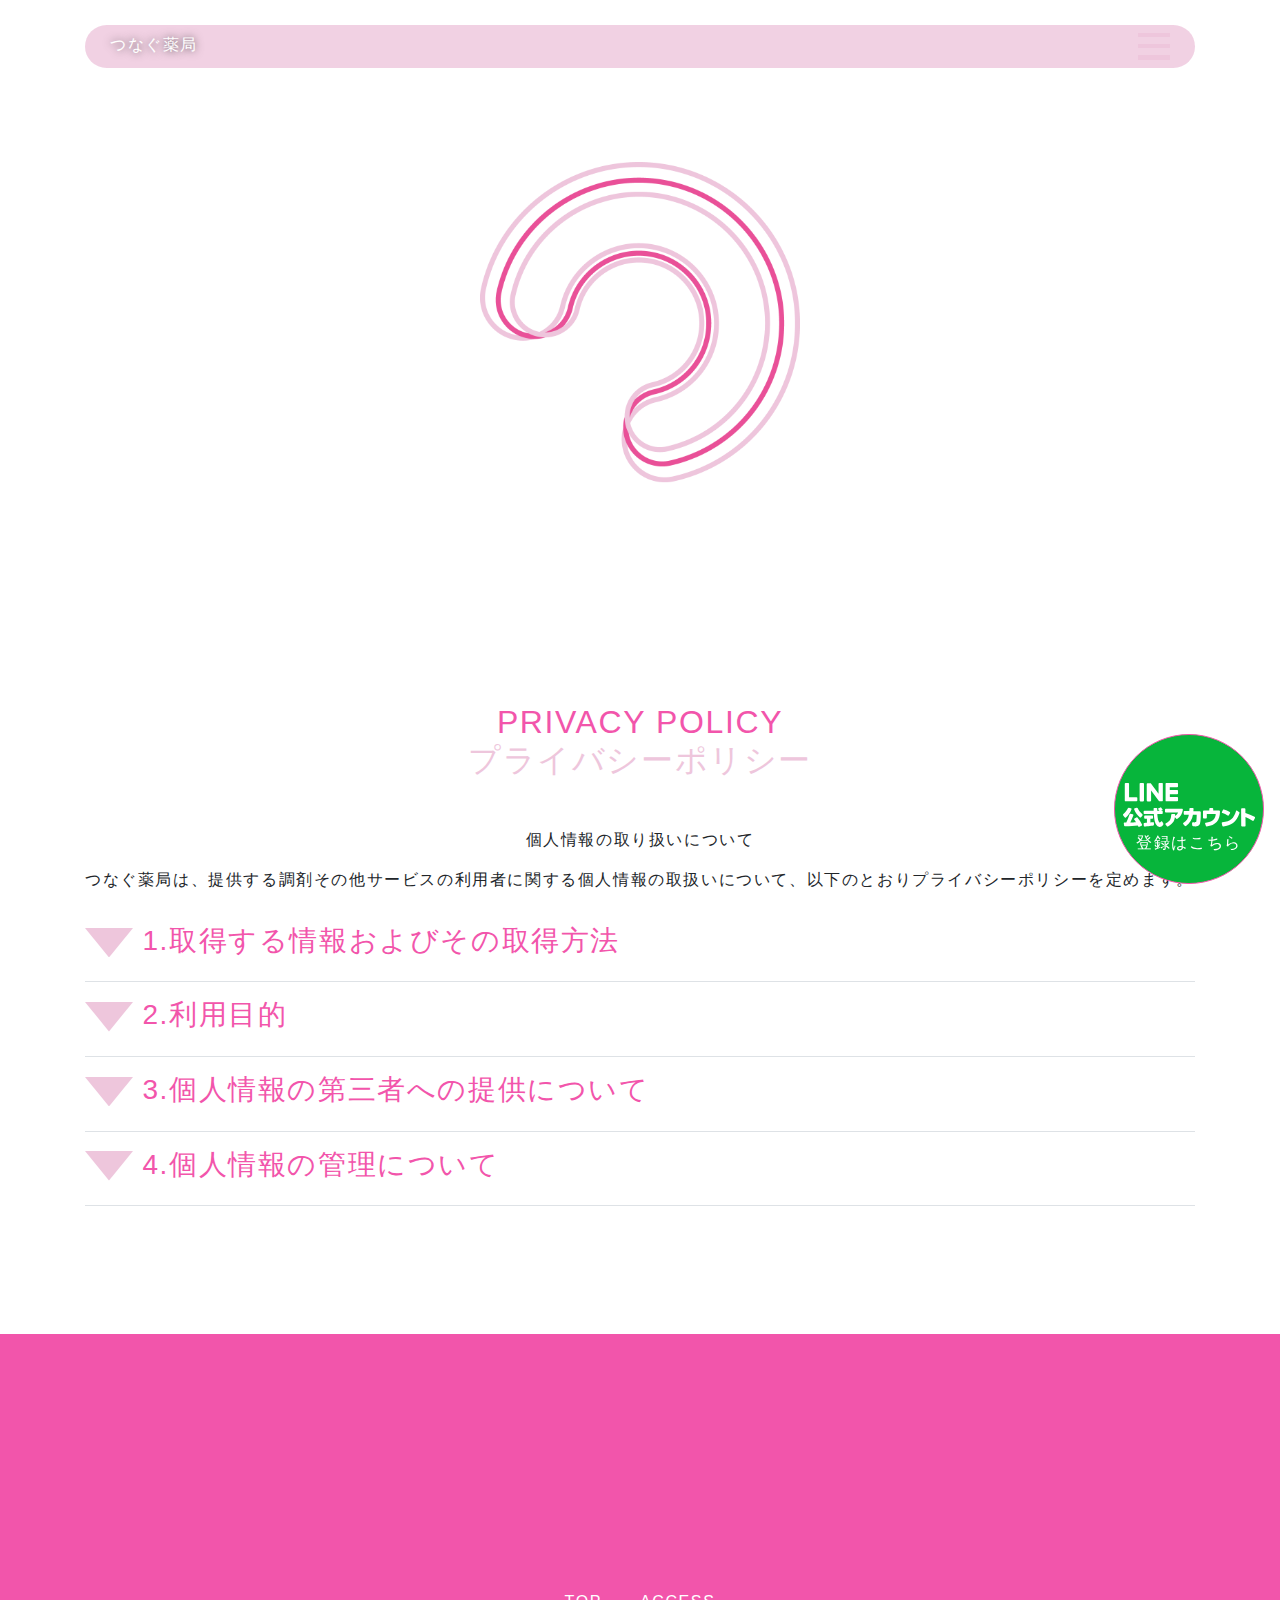
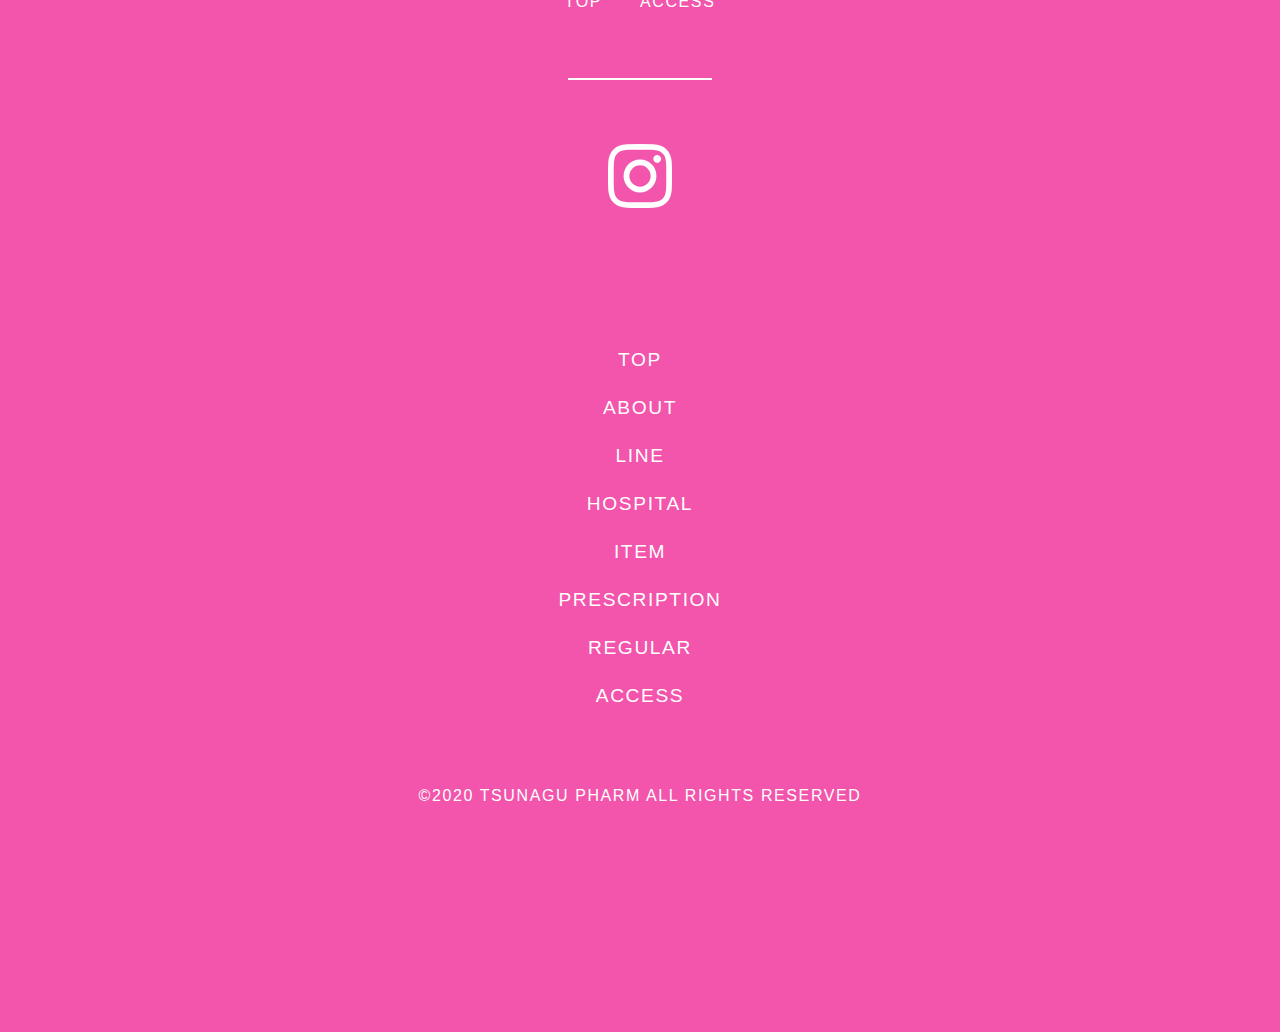
<file: privacy_policy/index.html>
<!DOCTYPE html>
<html lang="ja">

<head prefix="og: http://ogp.me/ns# fb: http://ogp.me/ns/fb# article: http://ogp.me/ns/article#">
  <meta charset="utf-8">
  <meta http-equiv="X-UA-Compatible" content="IE=Edge">
  <meta name="viewport" content="width=device-width, initial-scale=1">
  <meta name="format-detection" content="email=no,telephone=no,address=no">

  <meta http-equiv="x-dns-prefetch-control" content="on">
  <link rel="dns-prefetch" href="//use.typekit.net">
  <link rel="dns-prefetch" href="//www.google-analytics.com">
  <link rel="dns-prefetch" href="//www.googletagmanager.com">
  <link rel="dns-prefetch" href="//ajax.googleapis.com">

  <!-- favicon -->
  <link rel="icon" href="/img/appicon-32.png" sizes="32x32">
  <link rel="icon" href="/img/appicon-180.png" sizes="180x180">
  <link rel="apple-touch-icon-precomposed" href="/img/appicon-180.png" sizes="180x180">
  <meta name="apple-mobile-web-app-capable" content="yes">
  <meta name="apple-mobile-web-app-status-bar-style" content="default">
  <meta name="apple-mobile-web-app-title" content="八幡東区の調剤薬局つなぐ薬局">
  <meta name="theme-color" content="#eec6dc">
  <meta name="msapplication-TileImage" content="/img/appicon-180.png">
  <meta name="msapplication-TileColor" content="#eec6dc">

  <title>プライバシーポリシー｜北九州市八幡東の調剤薬局　つなぐ薬局</title>


  <meta name="description" content="北九州市八幡東区にある全国どこの処方箋でも受付可能な調剤薬局【つなぐ薬局】のプライバシーポリシーです。">
  <meta name="keywords" content="つなぐ薬局,調剤薬局,ドラッグストア,北九州,八幡東区,取り扱い商品,処方箋,ネット予約,LINE予約,女性スタッフ,駐車場完備">

  <!-- ogp -->
  <meta property="og:title" content="プライバシーポリシー｜北九州市八幡東の調剤薬局　つなぐ薬局" />
  <meta property="og:type" content="website" />
  <meta property="og:description" content="北九州市八幡東区にある全国どこの処方箋でも受付可能な調剤薬局【つなぐ薬局】のプライバシーポリシーです。" />
  <meta property="og:url" content="https://tsunagu-pharm.com/prescription" />
  <meta property="og:image" content="https://tsunagu-pharm.com/img/web_img.jpg" />
  <meta property="og:site_name" content="【全国どこの処方箋でも受付可】北九州市八幡東区の調剤薬局　つなぐ薬局" />
  <meta property="og:locale" content="ja_JP" />
  <meta property="fb:app_id" content="App-ID()" />
  <meta name="twitter:card" content="summary" />
  <meta name="twitter:site" content="@[@]" />
  <meta property="og:latitude" content="33.8664123" />
  <meta property="og:longitude" content="130.8356879" />
  <meta property="og:street-address" content="荒生田3丁目1-34" />
  <meta property="og:locality" content="北九州市八幡東区" />
  <meta property="og:region" content="福岡県" />
  <meta property="og:postal-code" content="805-0015" />
  <meta property="og:country-name" content="日本" />
  <meta property="og:phone_number" content="093-653-1221" />
  <meta property="og:fax_number" content="093-653-1248" />

  <!-- StyleSheet -->
  <link rel="stylesheet" href="https://stackpath.bootstrapcdn.com/bootstrap/4.3.1/css/bootstrap.min.css" integrity="sha384-ggOyR0iXCbMQv3Xipma34MD+dH/1fQ784/j6cY/iJTQUOhcWr7x9JvoRxT2MZw1T" crossorigin="anonymous">
  <link rel="stylesheet" href="/base.css?v77e0305e" media="all">
  <link rel="stylesheet" href="/page.css?v77e0305e">

  <!-- schema.org -->
  <script type="application/ld+json">
{
  "@context": "http://schema.org",
  "@type": [ "LocalBusiness" ],
  "name": "つなぐ薬局",
  "image": [
    "https://tsunagu-pharm.com/img/catch.png",
    "https://tsunagu-pharm.com/img/access_2.png"
    ],
  "description":"北九州市八幡東区にある調剤薬局【つなぐ薬局】です。福岡県の取り扱い商品なども取り扱っています。公式LINEをご登録いただくことで、処方箋の先送り・待ち時間の短縮ができます。質問や相談も大丈夫です。女性スタッフ在籍。駐車場完備。バス停すぐ。気軽にお立ち寄りください。",
  "telephone":"+8193-653-1221",
  "url": "https://tsunagu-pharm.com/",
  "logo": "https://tsunagu-pharm.com/img/logo_mark.png",
  "currenciesAccepted": "JPN",
  "openingHoursSpecification":[
      {
          "@type": "OpeningHoursSpecification",
          "dayOfWeek":[
              "Monday",
              "Tuesday",
              "Thursday",
              "Friday"
          ],
          "opens": "9:00",
          "closes": "18:00"
      },
      {
          "@type":"OpeningHoursSpecification",
          "dayOfWeek":[
              "Wednesday",
              "Saturday"
          ],
          "opens": "9:00",
          "closes": "12:30"
      },
      {
        "@type":"OpeningHoursSpecification",
        "dayOfWeek":[
            "Sunday",
            "Holidays"
        ],
        "opens": "00:00",
        "closes": "00:00"
      }
  ],
  "contactPoint": {
    "@type": "ContactPoint",
    "telephone": "+8193-653-1221",
    "contactType": "customer support",
    "areaServed": "JP",
    "availableLanguage": "Japanese"
  },
  "address":{
    "@type":"PostalAddress",
    "streetAddress":"荒生田3丁目1-34",
    "addressLocality":"北九州市八幡東区",
    "addressRegion":"福岡県",
    "postalCode":"805-0015",
    "addressCountry":"JP"
  },
  "geo":{
    "@type":"GeoCoordinates",
    "latitude":"33.8664123",
    "longitude":"130.8356879"
  }
}
</script><!-- /schema.org -->

  <!-- script -->
  <!-- /script -->

  <!-- Google Tag Manager -->
  <script>(function (w, d, s, l, i) {
      w[l] = w[l] || []; w[l].push({
        'gtm.start':
          new Date().getTime(), event: 'gtm.js'
      }); var f = d.getElementsByTagName(s)[0],
        j = d.createElement(s), dl = l != 'dataLayer' ? '&l=' + l : ''; j.async = true; j.src =
          'https://www.googletagmanager.com/gtm.js?id=' + i + dl; f.parentNode.insertBefore(j, f);
    })(window, document, 'script', 'dataLayer', 'GTM-T69RQ9B');</script><!-- End Google Tag Manager -->
</head>

<body>
  <!-- Google Tag Manager (noscript) -->
  <noscript><iframe src="https://www.googletagmanager.com/ns.html?id=GTM-T69RQ9B" height="0" width="0" style="display:none;visibility:hidden"></iframe></noscript>
  <!-- End Google Tag Manager (noscript) --><!-- page -->
  <div role="document" class="page privacy_policy_page">
    <!-- wrapper -->
    <div class="wrapper">

      <!-- fixed -->
      <div class="bottom_info sp_only fixed text-center py-3 px-5">
        <a href="/line">
          <img src="/img/official_line_logo.svg" class="img-fluid">
        </a>
      </div>
      <div class="side_info sp_none fixed text-center pt-5 px-2">
        <a href="/line">
          <img src="/img/official_line_logo_02.svg" class="imf-fluid">
          <p class="white pt-1">登録はこちら</p>
        </a>
      </div><!-- /fixed -->

      <!-- header -->
      <header class="header">
        <section id="catch" class="catch page_catch">
          <div class="container clearfix catch_container">
            <div class="header_menu">
              <div class="float_l">
                <a href="/">
                  <p class="white catch_name txt_shdw">つなぐ薬局</p>
                </a>
              </div>
              <div class="catch_nav float_r">
                <div class="nav_wrap flex flex_end">
                  <div class="toggle_button">
                    <a href="#" class="toggle_open block relative" id="toggle_open">
                      <span class="block absolute"></span>
                      <span class="block absolute"></span>
                      <span class="block absolute"></span>
                    </a>
                    <!-- navi menu -->
                    <nav class="nav_menu center absolute none" id="nav_menu">
                      <div class="nav_content">
                        <ul class="container m_center list-unstyled">
                          <li><a href="/about" class="nav_lnk_about">つなぐ薬局について</a></li>
                          <li><a href="/line" class="nav_lnk_line">つなぐ薬局の公式LINE</a></li>
                          <li><a href="/item" class="nav_lnk_item">つなぐ薬局の取り扱い商品</a></li>
                          <li><a href="/hospital" class="nav_lnk_hospital">医療機関の紹介</a></li>
                          <li><a href="/prescription" class="nav_lnk_prescription">処方箋について</a></li>
                          <li><a href="/regular" class="nav_lnk_regular">かかりつけ薬局</a></li>
                          <li><a href="/access" class="nav_lnk_access">つなぐ薬局へのアクセス</a></li>
                          <!-- <li><a href="/announce" class="nav_lnk_announce">つなぐ薬局からのお知らせ</a></li> -->
                          <li><a href="/" class="nav_lnk_index">つなぐ薬局　トップページ</a></li>
                        </ul>
                      </div>
                    </nav>
                    <!-- /navi menu -->
                  </div>
                </div>
              </div>
            </div>
          </div>
        </section>
      </header><!-- /header -->

      <!-- main -->
      <main>
        <div id="main">
          <!-- main area-->
          <div class="main_area">
            <!-- main contents -->
            <div id="main_contents" class="main_contents container">

              <!-- page title -->
              <div class="page_ttl my-5 text-center">
                <h1 class="d_pink">PRIVACY POLICY<br><span class="r_pink">プライバシーポリシー</span></h1>
              </div>
              <!-- /page title -->

              <!-- content -->
              <section id="privacy_policy" class="privacy_policy">
                <div>

                  <div class="ttl_txt">
                    <div class="text-center">
                      <p>個人情報の取り扱いについて</p>
                    </div>
                    <p>つなぐ薬局は、提供する調剤その他サービスの利用者に関する個人情報の取扱いについて、以下のとおりプライバシーポリシーを定めます。</p>
                  </div>

                  <div class="privacy_policy_wrap" id="text_open">
                    <div class="py-3 border-bottom" id="privacy_open">
                      <h3 class="d_pink" id="textBody_01">
                        <svg id="toggle" xmlns="http://www.w3.org/2000/svg" viewBox="0 0 86.6025 53.0921">
                          <defs>
                            <style>
                              .cls-1 {
                                fill: #eec6dc;
                              }
                            </style>
                          </defs>
                          <polygon id="triangle" class="cls-1" points="43.301 53.092 0 0 86.603 0 43.301 53.092" />
                        </svg>
                        1.取得する情報およびその取得方法
                      </h3>
                      <div class="none">
                        <p>
                          <span class="d_pink">調剤サービスによって取得する情報</span><br>
                          氏名<br>
                          生年月日<br>
                          保険者番号<br>
                          受診医療機関<br>
                          処方情報<br>
                          その他、処方箋に記載の情報<br>
                        </p>
                        <p>
                          <span class="d_pink mt-3">その他サービスによって取得する情報</span><br>
                          氏名<br>
                          生年月日<br>
                          電話番号<br>
                          その他、お客様個人を特定できる情報<br>
                        </p>
                      </div>
                    </div>
                    <div class="py-3 border-bottom" id="privacy_open">
                      <h3 class="d_pink" id="textBody_02">
                        <svg id="toggle" xmlns="http://www.w3.org/2000/svg" viewBox="0 0 86.6025 53.0921">
                          <defs>
                            <style>
                              .cls-1 {
                                fill: #eec6dc;
                              }
                            </style>
                          </defs>
                          <polygon id="triangle" class="cls-1" points="43.301 53.092 0 0 86.603 0 43.301 53.092" />
                        </svg>
                        2.利用目的
                      </h3>
                      <div class="none">
                        <p>調剤サービスによって取得する情報は、調剤サービスの提供（※確認の連絡なども含む）のみに利用し、２次利用はいたしません。<br>
                          その他サービスによって取得する情報は、お問い合わせ・ご相談等に対応するために使用いたします。</p>
                      </div>
                    </div>
                    <div class="py-3 border-bottom" id="privacy_open">
                      <h3 class="d_pink" id="textBody_03">
                        <svg id="toggle" xmlns="http://www.w3.org/2000/svg" viewBox="0 0 86.6025 53.0921">
                          <defs>
                            <style>
                              .cls-1 {
                                fill: #eec6dc;
                              }
                            </style>
                          </defs>
                          <polygon id="triangle" class="cls-1" points="43.301 53.092 0 0 86.603 0 43.301 53.092" />
                        </svg>
                        3.個人情報の第三者への提供について
                      </h3>
                      <div class="none">
                        <p>お客様から頂いた個人情報は、あらかじめご本人の同意を得ることなく、第三者へ開示・提供することはありません。<br>
                          個人情報保護法の定めに基づき個人情報の開示を求められたときは、ご本人からのご請求であることを確認のうえで、開示を行います。</p>
                      </div>
                    </div>
                    <div class="py-3 border-bottom" id="privacy_open">
                      <h3 class="d_pink" id="textBody_04">
                        <svg id="toggle" xmlns="http://www.w3.org/2000/svg" viewBox="0 0 86.6025 53.0921">
                          <defs>
                            <style>
                              .cls-1 {
                                fill: #eec6dc;
                              }
                            </style>
                          </defs>
                          <polygon id="triangle" class="cls-1" points="43.301 53.092 0 0 86.603 0 43.301 53.092" />
                        </svg>
                        4.個人情報の管理について
                      </h3>
                      <div class="none">
                        <p>個人情報に関する法令、規範に則り、正確かつ最新の状態に保ち、ご提供いただいた個人情報を適正に管理いたします。個人情報への不正アクセス、紛失、破壊、改ざん、漏洩等の予防に努めてまいります。</p>
                      </div>
                    </div>

                  </div>

                </div>
              </section>
              <!-- /content -->

            </div>
            <!-- /main contents -->

          </div>
          <!-- /main area-->
        </div>
      </main>
      <!-- /main -->

      <!-- footer -->
      <footer class="footer">
        <div class="container m_center text-center">
          <div class="inline_block footer_link">
            <a href="/" class="white p-3">TOP</a>
            <a href="/access" class="white p-3">ACCESS</a>
            <div class="footer_space"></div>
          </div>
          <div class="footer_sns">
            <a href="https://www.instagram.com/take.tsunagu/?igshid=18yavye8tjgkb" rel="nofollow">
              <img src="/img/insta_icn_w.svg" alt="【全国どこの処方箋でも受付可】北九州市八幡東区の調剤薬局　つなぐ薬局の公式インスタグラム" class="inst_icn"></a>
          </div>
          <div class="site_map">
            <ul class="text-center list-unstyled">
              <a href="/" class="white">
                <li>TOP</li>
              </a>
              <a href="/about" class="white">
                <li>ABOUT</li>
              </a>
              <a href="/line" class="white">
                <li>LINE</li>
              </a>
              <a href="/hospital" class="white">
                <li>HOSPITAL</li>
              </a>
              <a href="/item" class="white">
                <li>ITEM</li>
              </a>
              <a href="/prescription" class="white">
                <li>PRESCRIPTION</li>
              </a>
              <a href="/regular" class="white">
                <li>REGULAR</li>
              </a>
              <a href="/access" class="white">
                <li>ACCESS</li>
              </a>
              <!--<a href="/announce"><li>ANNOUNCE</li></a>-->
            </ul>
          </div>
          <div class="copy_right">
            <p class="white">&copy;2020 TSUNAGU PHARM ALL RIGHTS RESERVED</p>
          </div>
        </div>
      </footer>
      <!-- /footer -->

    </div>
    <!-- /wrapper -->
  </div>
  <!-- /page -->

  <!-- script -->
  <script>
    'use strict';

    document.addEventListener('DOMContentLoaded', () => {
      const toggle = document.getElementById('toggle_open');
      const text_open = document.querySelectorAll('#text_open h3');

      toggle.addEventListener('click', function (e) {
        const classes = this.className.split(' ');
        const index = classes.indexOf('active');
        if (index === -1) {
          classes.push('active');
        } else {
          classes.splice(index, 1);
        }
        this.className = classes.join(' ');
        e.preventDefault();
      }, false);

      text_open.forEach(text => {
        text.addEventListener('click', function (e) {
          const classes = this.className.split(' ');
          const index = classes.indexOf('active');
          if (index === -1) {
            classes.push('active');
          } else {
            classes.splice(index, 1);
          }
          this.className = classes.join(' ');
          e.preventDefault();
        }, false);
      });
    }, false);
  </script><!-- /script -->
</body>

</html>
</file>
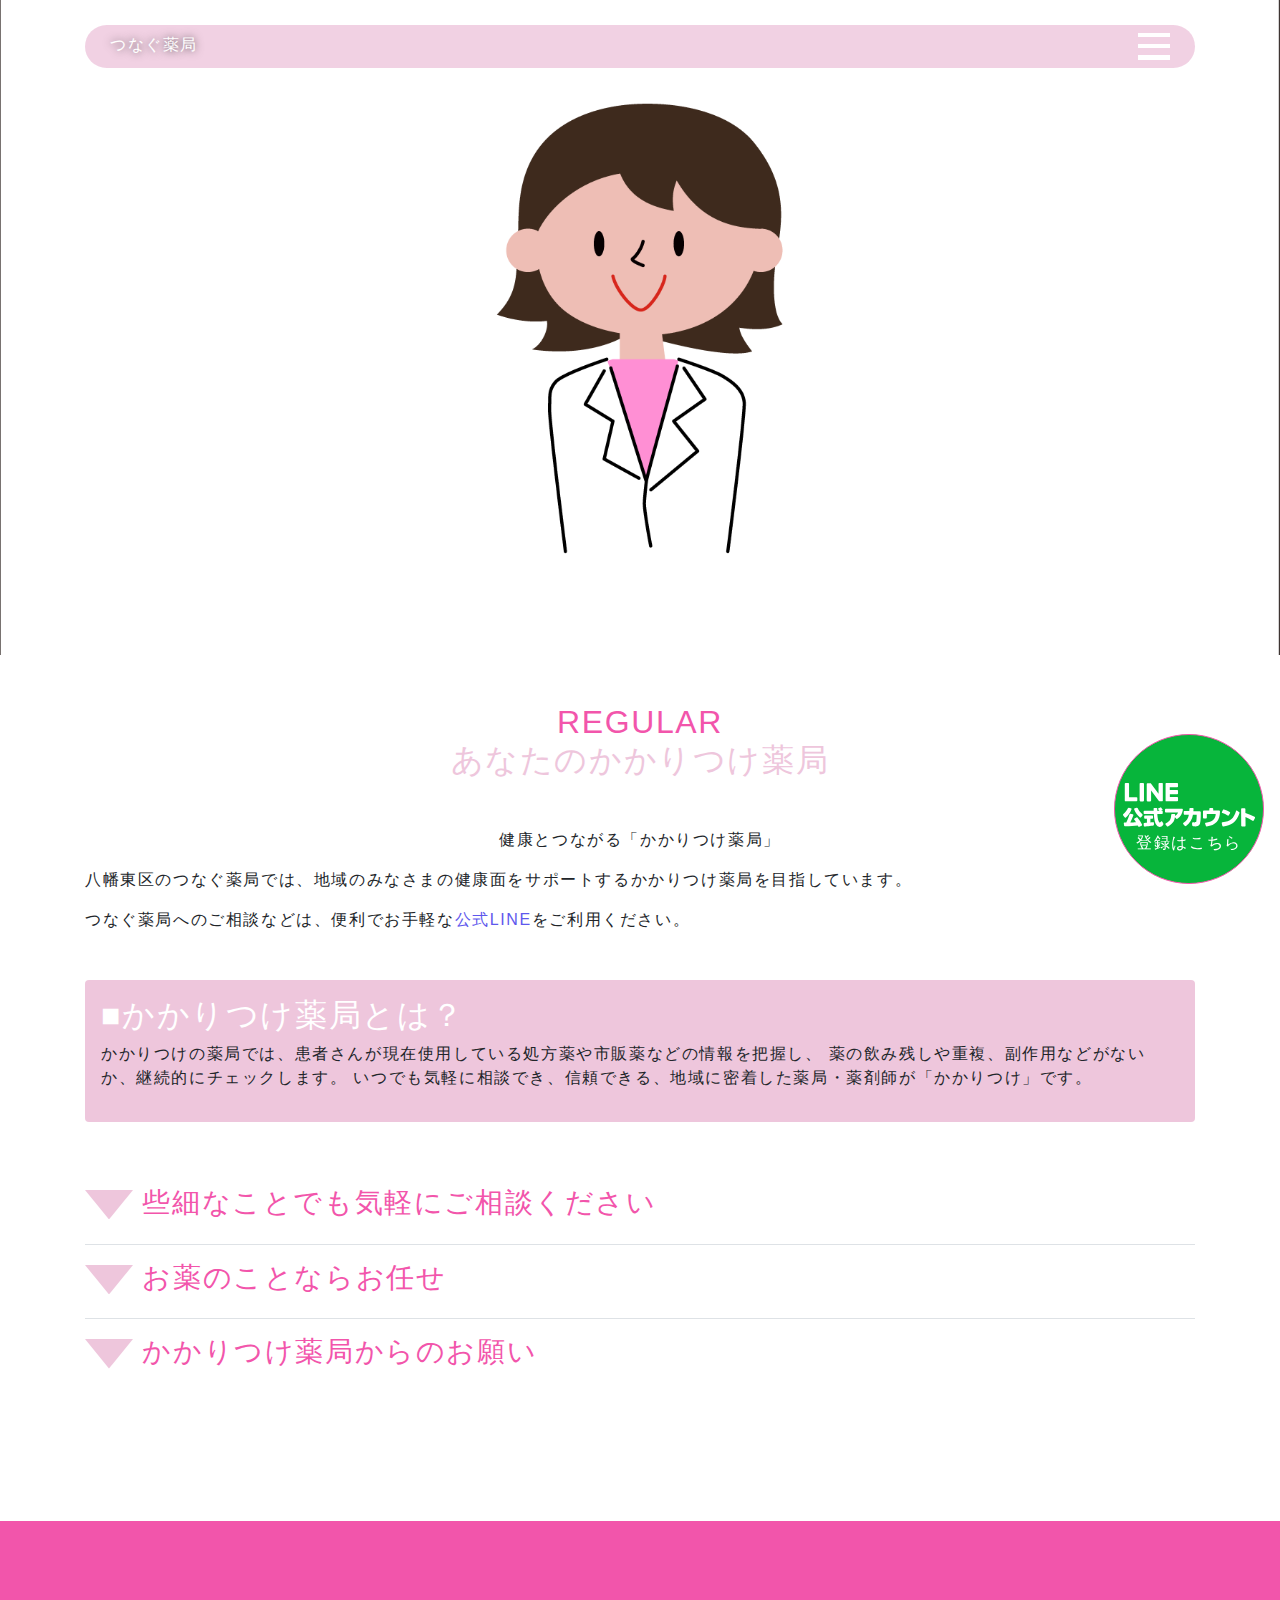
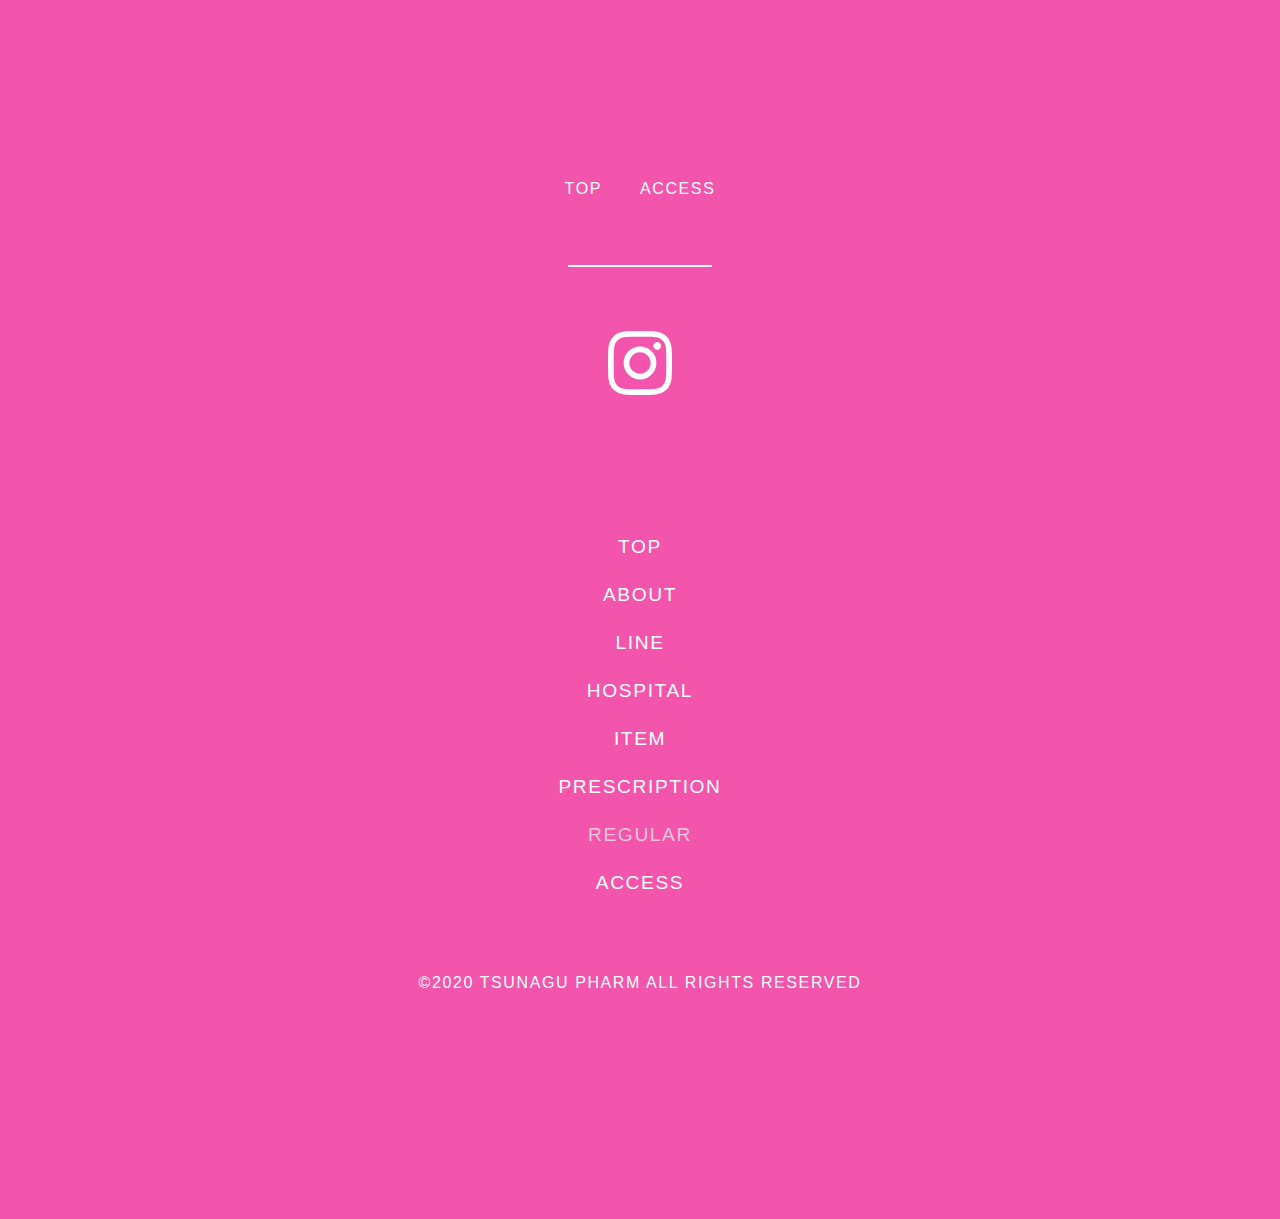
<file: regular/index.html>
<!DOCTYPE html>
<html lang="ja">

<head prefix="og: http://ogp.me/ns# fb: http://ogp.me/ns/fb# article: http://ogp.me/ns/article#">
  <meta charset="utf-8">
  <meta http-equiv="X-UA-Compatible" content="IE=Edge">
  <meta name="viewport" content="width=device-width, initial-scale=1">
  <meta name="format-detection" content="email=no,telephone=no,address=no">

  <meta http-equiv="x-dns-prefetch-control" content="on">
  <link rel="dns-prefetch" href="//use.typekit.net">
  <link rel="dns-prefetch" href="//www.google-analytics.com">
  <link rel="dns-prefetch" href="//www.googletagmanager.com">
  <link rel="dns-prefetch" href="//ajax.googleapis.com">

  <!-- favicon -->
  <link rel="icon" href="/img/appicon-32.png" sizes="32x32">
  <link rel="icon" href="/img/appicon-180.png" sizes="180x180">
  <link rel="apple-touch-icon-precomposed" href="/img/appicon-180.png" sizes="180x180">
  <meta name="apple-mobile-web-app-capable" content="yes">
  <meta name="apple-mobile-web-app-status-bar-style" content="default">
  <meta name="apple-mobile-web-app-title" content="八幡東区の調剤薬局つなぐ薬局">
  <meta name="theme-color" content="#eec6dc">
  <meta name="msapplication-TileImage" content="/img/appicon-180.png">
  <meta name="msapplication-TileColor" content="#eec6dc">

  <title>かかりつけ薬局｜北九州市八幡東の調剤薬局　つなぐ薬局</title>


  <meta name="description" content="北九州市八幡東区にある全国どこの処方箋でも受付可能な調剤薬局【つなぐ薬局】は地域のみなさまの健康面をサポートするかかりつけ薬局を目指しています。公式LINEを使えば、いつでも気軽にご相談いただけます。女性スタッフ在籍。処方箋受付LINE予約対応。気軽にお立ち寄りください。">
  <meta name="keywords" content="つなぐ薬局,調剤薬局,ドラッグストア,北九州,八幡東区,取り扱い商品,処方箋,ネット予約,LINE予約,女性スタッフ,駐車場完備">

  <!-- ogp -->
  <meta property="og:title" content="かかりつけ薬局｜北九州市八幡東の調剤薬局　つなぐ薬局" />
  <meta property="og:type" content="website" />
  <meta property="og:description" content="北九州市八幡東区にある全国どこの処方箋でも受付可能な調剤薬局【つなぐ薬局】は地域のみなさまの健康面をサポートするかかりつけ薬局を目指しています。公式LINEを使えば、いつでも気軽にご相談いただけます。" />
  <meta property="og:url" content="https://tsunagu-pharm.com/prescription" />
  <meta property="og:image" content="https://tsunagu-pharm.com/img/web_img.jpg" />
  <meta property="og:site_name" content="【全国どこの処方箋でも受付可】北九州市八幡東区の調剤薬局　つなぐ薬局" />
  <meta property="og:locale" content="ja_JP" />
  <meta property="fb:app_id" content="App-ID()" />
  <meta name="twitter:card" content="summary" />
  <meta name="twitter:site" content="@[@]" />
  <meta property="og:latitude" content="33.8664123" />
  <meta property="og:longitude" content="130.8356879" />
  <meta property="og:street-address" content="荒生田3丁目1-34" />
  <meta property="og:locality" content="北九州市八幡東区" />
  <meta property="og:region" content="福岡県" />
  <meta property="og:postal-code" content="805-0015" />
  <meta property="og:country-name" content="日本" />
  <meta property="og:phone_number" content="093-653-1221" />
  <meta property="og:fax_number" content="093-653-1248" />

  <!-- StyleSheet -->
  <link rel="stylesheet" href="https://stackpath.bootstrapcdn.com/bootstrap/4.3.1/css/bootstrap.min.css" integrity="sha384-ggOyR0iXCbMQv3Xipma34MD+dH/1fQ784/j6cY/iJTQUOhcWr7x9JvoRxT2MZw1T" crossorigin="anonymous">
  <link rel="stylesheet" href="/base.css?v77e0305e" media="all">
  <link rel="stylesheet" href="/page.css?v77e0305e">

  <!-- schema.org -->
  <script type="application/ld+json">
{
  "@context": "http://schema.org",
  "@type": [ "LocalBusiness" ],
  "name": "つなぐ薬局",
  "image": [
    "https://tsunagu-pharm.com/img/catch.png",
    "https://tsunagu-pharm.com/img/access_2.png"
    ],
  "description":"北九州市八幡東区にある調剤薬局【つなぐ薬局】です。福岡県の取り扱い商品なども取り扱っています。公式LINEをご登録いただくことで、処方箋の先送り・待ち時間の短縮ができます。質問や相談も大丈夫です。女性スタッフ在籍。駐車場完備。バス停すぐ。気軽にお立ち寄りください。",
  "telephone":"+8193-653-1221",
  "url": "https://tsunagu-pharm.com/",
  "logo": "https://tsunagu-pharm.com/img/logo_mark.png",
  "currenciesAccepted": "JPN",
  "openingHoursSpecification":[
      {
          "@type": "OpeningHoursSpecification",
          "dayOfWeek":[
              "Monday",
              "Tuesday",
              "Thursday",
              "Friday"
          ],
          "opens": "9:00",
          "closes": "18:00"
      },
      {
          "@type":"OpeningHoursSpecification",
          "dayOfWeek":[
              "Wednesday",
              "Saturday"
          ],
          "opens": "9:00",
          "closes": "12:30"
      },
      {
        "@type":"OpeningHoursSpecification",
        "dayOfWeek":[
            "Sunday",
            "Holidays"
        ],
        "opens": "00:00",
        "closes": "00:00"
      }
  ],
  "contactPoint": {
    "@type": "ContactPoint",
    "telephone": "+8193-653-1221",
    "contactType": "customer support",
    "areaServed": "JP",
    "availableLanguage": "Japanese"
  },
  "address":{
    "@type":"PostalAddress",
    "streetAddress":"荒生田3丁目1-34",
    "addressLocality":"北九州市八幡東区",
    "addressRegion":"福岡県",
    "postalCode":"805-0015",
    "addressCountry":"JP"
  },
  "geo":{
    "@type":"GeoCoordinates",
    "latitude":"33.8664123",
    "longitude":"130.8356879"
  }
}
</script>
  <script type="application/ld+json">
{
  "@context": "https://schema.org",
  "@type": "FAQPage",
  "mainEntity": [
    {
      "@type": "Question",
      "name": "かかりつけ薬局とは？？",
      "acceptedAnswer": {
          "@type": "Answer",
          "text": "いつでも気軽に相談でき、信頼できる、地域に密着した薬局・薬剤師が「かかりつけ」です。 : <a href=https://tsunagu-pharm.com/regular#about_regular>かかりつけ薬局について</a>"
      }
    },
    {
      "@type": "Question",
      "name": "些細なことでも気軽にご相談ください。",
      "acceptedAnswer": {
          "@type": "Answer",
          "text": "薬のプロである薬剤師に相談することで、改善や他の病気の早期発見につながります。 : <a href=https://tsunagu-pharm.com/regular#regular_01>気軽にご相談ください</a>"
      }
    },
    {
      "@type": "Question",
      "name": "お薬のことならお任せ",
      "acceptedAnswer": {
          "@type": "Answer",
          "text": "病院で処方された薬とは別に購入した市販の薬の飲み合わせの確認なども、かかりつけ薬局では行えます : <a href=https://tsunagu-pharm.com/regular#regular_02>お薬のことならお任せ</a>"
      }
    },
    {
      "@type": "Question",
      "name": "かかりつけ薬局からのお願い",
      "acceptedAnswer": {
          "@type": "Answer",
          "text": "お薬を処方された場合や、市販のお薬を飲まれた場合は、かかりつけ薬局にお伝えくださるようお願いいたします。 : <a href=https://tsunagu-pharm.com/regular#regular_01>かかりつけ薬局からのお願い</a>"
      }
    }
  ]
}
</script>
  <!-- /schema.org -->

  <!-- Google Tag Manager -->
  <script>(function (w, d, s, l, i) {
      w[l] = w[l] || []; w[l].push({
        'gtm.start':
          new Date().getTime(), event: 'gtm.js'
      }); var f = d.getElementsByTagName(s)[0],
        j = d.createElement(s), dl = l != 'dataLayer' ? '&l=' + l : ''; j.async = true; j.src =
          'https://www.googletagmanager.com/gtm.js?id=' + i + dl; f.parentNode.insertBefore(j, f);
    })(window, document, 'script', 'dataLayer', 'GTM-T69RQ9B');</script><!-- End Google Tag Manager -->
</head>

<body>
  <!-- Google Tag Manager (noscript) -->
  <noscript><iframe src="https://www.googletagmanager.com/ns.html?id=GTM-T69RQ9B" height="0" width="0" style="display:none;visibility:hidden"></iframe></noscript>
  <!-- End Google Tag Manager (noscript) --><!-- page -->
  <div role="document" class="page regular_page">
    <!-- wrapper -->
    <div class="wrapper">

      <!-- fixed -->
      <div class="bottom_info sp_only fixed text-center py-3 px-5">
        <a href="/line">
          <img src="/img/official_line_logo.svg" class="img-fluid">
        </a>
      </div>
      <div class="side_info sp_none fixed text-center pt-5 px-2">
        <a href="/line">
          <img src="/img/official_line_logo_02.svg" class="imf-fluid">
          <p class="white pt-1">登録はこちら</p>
        </a>
      </div><!-- /fixed -->

      <!-- header -->
      <header class="header">
        <section id="catch" class="catch page_catch">
          <div class="container clearfix catch_container">
            <div class="header_menu">
              <div class="float_l">
                <a href="/">
                  <p class="white catch_name txt_shdw">つなぐ薬局</p>
                </a>
              </div>
              <div class="catch_nav float_r">
                <div class="nav_wrap flex flex_end">
                  <div class="toggle_button">
                    <a href="#" class="toggle_open block relative" id="toggle_open">
                      <span class="block absolute"></span>
                      <span class="block absolute"></span>
                      <span class="block absolute"></span>
                    </a>
                    <!-- navi menu -->
                    <nav class="nav_menu center absolute none" id="nav_menu">
                      <div class="nav_content">
                        <ul class="container m_center list-unstyled">
                          <li><a href="/about" class="nav_lnk_about">つなぐ薬局について</a></li>
                          <li><a href="/line" class="nav_lnk_line">つなぐ薬局の公式LINE</a></li>
                          <li><a href="/item" class="nav_lnk_item">つなぐ薬局の取り扱い商品</a></li>
                          <li><a href="/hospital" class="nav_lnk_hospital">医療機関の紹介</a></li>
                          <li><a href="/prescription" class="nav_lnk_prescription">処方箋について</a></li>
                          <li><a href="/regular" class="nav_lnk_regular">かかりつけ薬局</a></li>
                          <li><a href="/access" class="nav_lnk_access">つなぐ薬局へのアクセス</a></li>
                          <!-- <li><a href="/announce" class="nav_lnk_announce">つなぐ薬局からのお知らせ</a></li> -->
                          <li><a href="/" class="nav_lnk_index">つなぐ薬局　トップページ</a></li>
                        </ul>
                      </div>
                    </nav>
                    <!-- /navi menu -->
                  </div>
                </div>
              </div>
            </div>
          </div>
        </section>
      </header><!-- /header -->

      <!-- main -->
      <main>
        <div id="main">
          <!-- main area-->
          <div class="main_area">
            <!-- main contents -->
            <div id="main_contents" class="main_contents container">

              <!-- page title -->
              <div class="page_ttl my-5 text-center">
                <h1 class="d_pink">REGULAR<br><span class="r_pink">あなたのかかりつけ薬局</span></h1>
              </div>
              <!-- /page title -->

              <!-- content -->
              <section id="regular" class="regular">
                <div>

                  <div class="ttl_txt">
                    <div class="text-center">
                      <p>健康とつながる「かかりつけ薬局」</p>
                    </div>
                    <p>八幡東区のつなぐ薬局では、地域のみなさまの健康面をサポートするかかりつけ薬局を目指しています。</p>
                    <p>つなぐ薬局へのご相談などは、便利でお手軽な<a href="/line">公式LINE</a>をご利用ください。</p>
                  </div>

                  <div class="my-5" id="text_open">
                    <div class="regular_bg p-3 rounded">
                      <h2 class="white" id="about_regular">■かかりつけ薬局とは？</h2>
                      <p>かかりつけの薬局では、患者さんが現在使用している処方薬や市販薬などの情報を把握し、
                        薬の飲み残しや重複、副作用などがないか、継続的にチェックします。
                        いつでも気軽に相談でき、信頼できる、地域に密着した薬局・薬剤師が「かかりつけ」です。</p>
                    </div>
                    <div class="mt-5 py-3 border-bottom" id="regular_open">
                      <h3 class="d_pink" id="textBody_01">
                        <svg id="toggle" xmlns="http://www.w3.org/2000/svg" viewBox="0 0 86.6025 53.0921">
                          <defs>
                            <style>
                              .cls-1 {
                                fill: #eec6dc;
                              }
                            </style>
                          </defs>
                          <polygon id="triangle" class="cls-1" points="43.301 53.092 0 0 86.603 0 43.301 53.092" />
                        </svg>
                        些細なことでも気軽にご相談ください
                      </h3>
                      <div class="none prescripion_text">
                        <p>ちょっとしたことでも相談できるのが、かかりつけ薬局です。
                          お薬を飲み忘れた、お薬が効いていない気がする。
                          そのような些細なことでも、大事になるかも知れません。
                          そこで薬のプロである薬剤師に相談することで、改善や他の病気の早期発見につながります。</p>
                      </div>
                    </div>
                    <div class="py-3 border-bottom" id="regular_open">
                      <h3 class="d_pink" id="textBody_02">
                        <svg id="toggle" xmlns="http://www.w3.org/2000/svg" viewBox="0 0 86.6025 53.0921">
                          <defs>
                            <style>
                              .cls-1 {
                                fill: #eec6dc;
                              }
                            </style>
                          </defs>
                          <polygon id="triangle" class="cls-1" points="43.301 53.092 0 0 86.603 0 43.301 53.092" />
                        </svg>
                        お薬のことならお任せ
                      </h3>
                      <div class="none prescripion_text">
                        <p>病院で処方された薬とは別に購入した市販の薬の飲み合わせの確認なども、かかりつけ薬局では行えます。
                          初めて受診した病院で処方された薬の飲み合わせも確認いたします。
                          サプリメントや取り扱い商品なども、ご購入の前にご相談ください。</p>
                      </div>
                    </div>
                    <div class="py-3" id="regular_open">
                      <h3 class="d_pink" id="textBody_03">
                        <svg id="toggle" xmlns="http://www.w3.org/2000/svg" viewBox="0 0 86.6025 53.0921">
                          <defs>
                            <style>
                              .cls-1 {
                                fill: #eec6dc;
                              }
                            </style>
                          </defs>
                          <polygon id="triangle" class="cls-1" points="43.301 53.092 0 0 86.603 0 43.301 53.092" />
                        </svg>
                        かかりつけ薬局からのお願い
                      </h3>
                      <div class="none prescripion_text">
                        <p>上記の相談を受けるためには、お客様が今どんなお薬を飲んでいるのかをきちんと把握する必要がございます。
                          ご来局の際にはお薬手帳を持参ください。</p>
                      </div>
                    </div>
                  </div>

                </div>
              </section>
              <!-- /content -->

            </div>
            <!-- /main contents -->

          </div>
          <!-- /main area-->
        </div>
      </main>
      <!-- /main -->

      <!-- footer -->
      <footer class="footer">
        <div class="container m_center text-center">
          <div class="inline_block footer_link">
            <a href="/" class="white p-3">TOP</a>
            <a href="/access" class="white p-3">ACCESS</a>
            <div class="footer_space"></div>
          </div>
          <div class="footer_sns">
            <a href="https://www.instagram.com/take.tsunagu/?igshid=18yavye8tjgkb" rel="nofollow">
              <img src="/img/insta_icn_w.svg" alt="【全国どこの処方箋でも受付可】北九州市八幡東区の調剤薬局　つなぐ薬局の公式インスタグラム" class="inst_icn"></a>
          </div>
          <div class="site_map">
            <ul class="text-center list-unstyled">
              <a href="/" class="white">
                <li>TOP</li>
              </a>
              <a href="/about" class="white">
                <li>ABOUT</li>
              </a>
              <a href="/line" class="white">
                <li>LINE</li>
              </a>
              <a href="/hospital" class="white">
                <li>HOSPITAL</li>
              </a>
              <a href="/item" class="white">
                <li>ITEM</li>
              </a>
              <a href="/prescription" class="white">
                <li>PRESCRIPTION</li>
              </a>
              <a href="/regular" class="r_pink">
                <li>REGULAR</li>
              </a>
              <a href="/access" class="white">
                <li>ACCESS</li>
              </a>
              <!--<a href="/announce"><li>ANNOUNCE</li></a>-->
            </ul>
          </div>
          <div class="copy_right">
            <p class="white">&copy;2020 TSUNAGU PHARM ALL RIGHTS RESERVED</p>
          </div>
        </div>
      </footer>
      <!-- /footer -->

    </div>
    <!-- /wrapper -->
  </div>
  <!-- /page -->

  <!-- script -->
  <script>
    'use strict';

    document.addEventListener('DOMContentLoaded', () => {
      const toggle = document.getElementById('toggle_open');
      const text_open = document.querySelectorAll('#text_open h3');

      toggle.addEventListener('click', function (e) {
        const classes = this.className.split(' ');
        const index = classes.indexOf('active');
        if (index === -1) {
          classes.push('active');
        } else {
          classes.splice(index, 1);
        }
        this.className = classes.join(' ');
        e.preventDefault();
      }, false);

      text_open.forEach(text => {
        text.addEventListener('click', function (e) {
          const classes = this.className.split(' ');
          const index = classes.indexOf('active');
          if (index === -1) {
            classes.push('active');
          } else {
            classes.splice(index, 1);
          }
          this.className = classes.join(' ');
          e.preventDefault();
        }, false);
      });
    }, false);
  </script><!-- /script -->
</body>

</html>
</file>
<file: base.css>
@charset 'UTF-8';
/* base
--------------------------------------------------*/
body {
  font-family: Verdana, 'Hiragino Kaku Gothic ProN', Meiryo, sans-serif;
  letter-spacing: .1em;
}
h1 {
    font-size: 2rem;
}
a {
    text-decoration: none;
    color: #5e58ed;
}
img {
    width: 100%;
    vertical-align: top;
}
table, th, td {
    font-weight: normal;
}
/* color
------------------------------------------------------------*/
.white {
    color: #fff;
}
.r_pink {
    color: #eec6dc;
}
.d_pink {
    color: #f255ab;
}
.bg_pink {
    background-color: #eec6dc;
}
/* color
main　#eec6dc
accent #f255ab
--------------*/
/* display
------------------------------------------------------------*/
.inline {
    display: inline;
}
.block {
    display: block;
}
.inline_block {
    display: inline-block;
}
.flex {
    display: flex;
}
.none {
    display: none;
}
/* pcサイズのみ非表示 */
@media screen and (min-width: 1280px ) {
    .pc_none {
        display: none;
    }
}
/* タブレットサイズのみ非表示 */
@media screen and (min-width: 768px ) {
    .tab_none {
        display: none;
    }
}
@media screen and (min-width: 1280px ) {
    .tab_none {
        display: block;
    }
}
/* スマホのみ非表示 */
.sp_none {
    display: none;
}
@media screen and (min-width: 768px ) {
    .sp_none {
        display: block;
    }
}
/* pcサイズのみ表示 */
.pc_only {
    display: none;
}
@media screen and (min-width: 1280px ) {
    .pc_only {
        display:block;
    }
}
/* タブレットサイズのみ表示 */
.tab_only {
    display: none;
}
@media screen and (min-width: 768px ) {
    .tab_only {
        display: block;
    }
}
@media screen and (min-width: 1280px ) {
    .tab_only {
        display: none;
    }
}
/* スマホサイズのみ表示 */
@media screen and (min-width: 768px ) {
    .sp_only {
        display: none;
    }
}
/* center
------------------------------------------------------------*/
.t_center {
    text-align: center;
}
.a_center {
    align-items: center;
}
.m_center {
    margin-right: auto;
    margin-left: auto;
}
/* flex box
------------------------------------------------------------*/
.f_wrap {
    flex-wrap: wrap;
}
.box {
    box-sizing: border-box;
}
.between {
    justify-content: space-between;
}
.flex_end {
    justify-content: flex-end;
}
.start {
    justify-content: start;
}
.j_center {
    justify-content: center;
}
/* position
------------------------------------------------------------*/
.absolute {
    position: absolute;
}
.relative {
    position: relative;
}
.fixed {
    position: fixed;
}
.sticky {
    position: -webkit-sticky; /* safari対応 */
    position: sticky;
}
/* floet
------------------------------------------------------------*/
.float_l {
    float: left;
}
.float_r {
    float: right;
}
/* clearfix */
.clearfix::after {
    content: "";
    display: block;
    clear: both;
}
/* layout
------------------------------------------------------------*/
main {
    margin-bottom: 8rem;
}
/* design
------------------------------------------------------------*/
.catch {
    padding: 25px 0 150px 0;
    height: auto;
}
.inst_icn {
    width: 2.5rem;
}
.txt_shdw {
    text-shadow: 0rem 0rem 0.5rem rgba(0, 0, 0, 0.7);
}
@media screen and (min-width: 1280px ) {
    .inst_icn {
        width: 4rem;
    }
}
/* fix
--------------------------------------------------*/
.bottom_info {
    width: 100%;
    height: 5rem;
    bottom: 0;
    background-color: #07B53B;
    font-size: 3rem;
    line-height: 5rem;
    border-top: 1px solid #f255ab;
    animation-name: bottomIn;
    animation-duration: 1s;
    z-index: 9999;
}
.bottom_info img {
    max-width: 350px;
}
.side_info {
    width: 150px;
    height: 150px;
    bottom: 1rem;
    right: 1rem;
    background-color: #07B53B;
    border-radius: 7.5rem;
    border: 1px solid #f255ab;
    animation-name: sideIn;
    animation-duration: 1s;
    z-index: 9999;
}
@keyframes bottomIn {
    0% {
        bottom: -5rem;
    }
    100% {
        bottom: 0;
    }
}
@keyframes sideIn {
    0% {
        right: -15rem;
    }
    100% {
        right: 1rem;
    }
}
/* toggle menu
------------------------------------------------------------*/
/* toggle button */
.toggle_button {
    width: 2rem;
    height: 1.7rem;
}
.toggle_open {
    width: 2rem;
    height: 1.7rem;
    z-index: 99999;
}
.toggle_open span {
    width: 2rem;
    height: 0.3rem;
    transition: all 0.4s;
}
.toggle_open span:nth-child(2) {
    top: 0.7rem;
}
.toggle_open span:nth-child(3) {
    top: 1.4rem;
}
#toggle_open.active span:first-child {
    transform: translateY(0.7rem) rotate(45deg);
    background-color: #fff;
}
#toggle_open.active span:nth-child(2) {
    opacity: 0;
}
#toggle_open.active span:nth-child(3) {
    transform: translateY(-0.7rem) rotate(-45deg);
    background-color: #fff;
}
#toggle_open.active + .nav_menu {
    display: block !important;
    animation: toggle_anime 1s ;
}
@keyframes toggle_anime {
    0% {
        transform: translateY(-100%);
    }
    100% {
        transform: translateY(0%);
    }
}
/* navi menu */
.nav_menu {
    margin: 0 0 3rem;
    width: 100vw;
    top: -1rem;
    left: 0;
    z-index: 9999;
}
.nav_content {
    background-color: #f255ab;
    width: 100%;
    margin: 0 auto;
    padding: 6rem 0 1.5rem;
}
.nav_content li {
    padding-left: 3rem;
    border-bottom: solid 0.1rem #777;
}
.nav_content li:last-child {
    border: none;
}
.nav_content li a {
    line-height: 4rem;
    color: #eee;
}
@media screen and (min-width: 1280px ) {
    .nav_content li {
        padding-left: 4.5rem;
      }
}

/* footer
------------------------------------------------------------*/
footer {
    padding-bottom: 5rem;
}
.footer_space {
    height: 2rem;
}
.footer_link::after {
    content: " ";
    display: block;
    width: 6rem;
    margin:0 auto;
}
.footer_sns {
    padding: 2rem 0 4rem;
}
.site_map {
    font-size: 1.2rem;
    line-height: 4rem;
    padding-bottom: 3rem;
}
.footer_img_container {
    display: flex;
    flex-wrap: wrap;
    align-items: flex-start;
    justify-content: center;
    padding: 0 0 3rem;
}
.footer_img {
    width: 90%;
    padding: 1rem;
}
.copy_right {
    padding-bottom: 4rem;
}
@media screen and (min-width: 768px ) {
    .footer_img {
        width: 45%;
        padding: 1rem;
    }
}
@media screen and (min-width: 1280px ) {
    .footer_space {
        height: 4rem;
    }
    .footer_link::after {
        width: 9rem;
    }
    .footer_sns {
         padding: 4rem 0 8rem;
    }
    .copy_right {
        padding-bottom: 8rem;
    }
    .site_map {
        line-height: 3rem;
        padding-bottom: 3rem;
    }
}
</file>
<file: style.css>
@charset 'UTF-8';
/* header
--------------------------------------------------*/
.catch {
  background: url(/img/catch.jpg) no-repeat center center;
  background-size: cover;
}
.header_menu {
  width: 100%;
  background-color: rgba(242, 85, 171, 0.8);
  padding: 15px 25px;
  border-radius: 35px;
}
.toggle_open span {
  background-color: #fff;
}
.catch_ttl {
  padding-top: 200px;
  animation-name: fadeIn;
  animation-duration: 3s;
}
.catch_ttl img {
  width: 100%;
  max-width: 550px;
}
.catch_ttl::after {
  content: " ";
  border: solid 0.1rem #f255ab;
  display: block;
  width: 6rem;
  margin: 40px auto 0;
}
.catch_name {
  width: 15.5rem;
  border: solid 0.1rem #f255ab;
  border-radius: 0.3rem;
  margin-top: 1rem;
  background-color: rgba(255, 255, 255, 0.5);
}
.catch_banner {
  margin-top: 1rem;
  width: 100%;
  max-width: 350px;
  padding: 0 0.5rem 0;
}
.index_page h1, .catch_name p {
  font-size: 1.1rem;
  line-height: 1.5rem;
  padding: 0.7rem 0 0;
}
.here {
  color: #777 !important;
}
@keyframes fadeIn {
  0% {
    opacity: 0;
  }
  100% {
    opacity: 1;
  }
}
@media screen and (min-width: 1280px ) {
  .catch_ttl::after {
    width: 9rem;
  }
}
/* main content
--------------------------------------------------*/
.intro {
  margin-top: -5rem;
}
.main_links a {
  width: 100%;
}
.main_links img,
.main_links picture,
.main_links picture source,
.main_links picture img {
  width: 100%;
  vertical-align: bottom;
}
.introBox {
  background-color: #fff;
}
.introBox:hover a {
  opacity: 0.5;
}
.introBox:hover div.active p {
  text-shadow: black 1px 1px 10px, black -1px 1px 10px,
  black 1px -1px 10px, black -1px -1px 10px;;
}
.introBox_scroll div {
  position: absolute;
  width: 100%;
  top: 0;
  bottom: 0;
  background-color: rgba(0, 0, 0, 0.3);
  display: none;
}
.introBox_scroll div.active {
  display: block;
}
.introBox_scroll div p {
  top: 50%;
  left: 50%;
  transform: translate( -50%, -50%);
}
/* info
--------------------------------------------------*/
.info_wrap {
  width: 100%;
  margin-top: 100px;
  background: url(img/bg_info.jpg) center / cover no-repeat;
}
.info_inner {
  background: #eec6dc;
}
.info_logo img {
  width: 80%;
  max-width: 300px;
}
.info_body p {
  line-height: 1.6;
}
.info_body table {
  margin-top: 25px;
  margin-bottom: 25px;
}
.info_table_sp th {
  padding: 10px 15px;
  border-top: 1px solid #333;
}
.info_table_sp td {
  padding: 10px;
  border-top: 1px solid #333;
}
.info_table_sp tr:last-child th,
.info_table_sp tr:last-child td {
  border-bottom: 1px solid #333;
}
.info_table_pc th, .info_table_pc td {
  padding: 10px 10px;
  border-top: 1px solid #333;
}
.info_table_pc tr:last-child th,
.info_table_pc tr:last-child td {
  border-bottom: 1px solid #333;
}
@media screen and (min-width: 768px ) {
  .info_logo_img img {
    width: 180px;
    height: auto;
  }
  .info_logo_char {
    padding-top: 35px;
    padding-left: 25px;
  }
}
/* footer
--------------------------------------------------*/
.footer_link::after {
    border-bottom: solid 2px #f255ab;
}
</file>
<file: page.css>
@charset 'UTF-8';
/* common
------------------------------------------------------------*/
.icn_img {
  width: 2.2rem;
}
/* header
--------------------------------------------------*/
.header_menu {
  width: 100%;
  height: 2.7rem;
  padding: 7.5px 25px;
  background-color: rgba(238, 198, 220, 0.8);
  border-radius: 36px;
}
.toggle_open span {
  background-color: #fff;
}
.catch_container {
  height: 14.5rem;
}
.about_page .nav_lnk_about,
.hospital_page .nav_lnk_hospital,
.item_page .nav_lnk_item,
.line_page .nav_lnk_line,
.access_page .nav_lnk_access,
.announce_page .nav_lnk_announce,
.prescription_page .nav_lnk_prescription,
.regular_page .nav_lnk_regular {
  color: #777 !important;
}
@media screen and (min-width: 768px ) {
  .catch_container {
    height: 21rem;
  }
}
@media screen and (min-width: 1280px ) {
  .catch_container {
    height: 30rem;
  }
}
/* footer
--------------------------------------------------*/
footer {
  background-color: #f255ab;
}
footer .container {
  padding-top: 8rem;
}
.footer_link::after {
  border: solid 0.1rem #fff;
}
@media screen and (min-width: 1280px ) {
  footer .container {
    padding-top: 16rem;
  }
}
/* about
------------------------------------------------------------*/
.about_page .page_catch {
  background: url(/img/outside_2.jpg) no-repeat center center;
  background-size: cover;
}
/* main
--------------------------------------------------*/
.about_img img {
  width: 100%;
}
.about_container {
  width: 28rem;
}
.about_wrap i {
  font-size: 3rem;
  line-height: 4.5rem;
}
.about_item::after {
  content: " ";
  display: block;
  border-bottom: solid 2px #f255ab;
  width: 6rem;
  margin:0 auto;
}
.about_inner {
  padding: 5rem 0;
}
.open_table {
  border: solid 0.1rem #333;
}
.open_table tr,
.open_table th,
.open_table td {
  border: solid 0.1rem #333;
}
.open_table th {
  padding: 1rem 0.2rem;
}
.open_table td {
  padding: 1rem 0.5rem;
}
@media screen and (min-width: 768px ) {
  .about_container {
    width: 42rem;
  }
  .open_table {
    border: solid 0.2rem #333;
  }
  .open_table tr,
  .open_table th,
  .open_table td {
    border: solid 0.2rem #333;
  }
  .open_table th {
    padding: 2rem 0.5rem;
  }
  .open_table td {
    padding: 2rem 1rem;
  }
}
@media screen and (min-width: 1280px ) {
  .about_item i {
    font-size: 12rem;
    line-height: 18rem;
  }
  .about_item::after {
    content: " ";
    display: block;
    border-bottom: solid 2px #f255ab;
    width: 9rem;
    margin:0 auto;
  }
  .about_inner {
    padding: 10rem 0;
  }
  .about_inner p {
    font-size: 3rem;
    line-height: 4.5rem;
  }
}

/* hospital
------------------------------------------------------------*/
.hospital_page .page_catch {
  background: #a3ffd1 url(/img/hospital.png) center center / cover no-repeat;
}
/* main
--------------------------------------------------*/

/* item
------------------------------------------------------------*/
.item_page .page_catch {
  background: url(/img/hiroko-005.jpg) no-repeat center center;
  background-size: cover;
}
/* main
--------------------------------------------------*/

/* line
------------------------------------------------------------*/
.line_page .page_catch {
  background: #00b903 url(/img/line@2x.jpg) center center / auto 35rem no-repeat;
}
.line_qr {
  width: 80%;
  max-width: 400px;
}
/* main
--------------------------------------------------*/
.hospital_txt {
  padding-bottom: 5rem;
}
.howto_line_container {
  height: 95%;
  background-color: #eec6dc;
}
.line_wrap h3 img {
  padding-right: 1.5rem;
}
.line_item:last-child {
  border: none;
}
.line_item svg {
  width: 3rem;
  height: auto;
}
.line_item .active svg {
  transform: rotate(180deg);
}
.privacy {
  margin-top: 5rem;
}
.privacy_img {
  width: 100%;
  height: auto;
  padding: 1.5rem 0;
}
.privacy_img source, .privacy_img img {
    width: 100%;
    height: auto;
}
.attention {
  color: red;
  padding-top: 1rem;
}
@media screen and (min-width: 768px) {
  .privacy_img {
    width: 49%;
  }
}
@media screen and (min-width: 1280px ) {
  .line_txt p,
  .privacy p {
    padding: 3rem 0;
  }
  .line_wrap h3 img {
    padding-right: 3rem;
  }
  .attention {
    color: red;
    padding-top: 1rem;
  }
  .privacy {
    margin-top: 10rem;
  }
}

/* access
------------------------------------------------------------*/
.access_page .page_catch {
  background: url(/img/access_bg.jpg) no-repeat center center;
  background-size: cover;
}
/* main
--------------------------------------------------*/
.access_map {
  margin-bottom: 5rem;
}
.access_outside {
  width: 80%;
  padding: 1.5rem 0;
}
.nearest_wrap .icn_img {
  padding-right: 1.5rem;
}
.nearest, .bus_stop {
  margin-bottom: 3rem;
}
.access_open {
  width: 28.5rem;
}
.access_open table {
  margin-bottom: 0.5rem;
}
@media screen and (min-width: 768px ) {
  .access_open {
    width: 42rem;
  }
  .access_open table {
    margin-bottom: 1rem;
  }
  .access_outside {
    width: 49%;
  }
}
@media screen and (min-width: 1280px ) {
  .access_map {
    margin-bottom: 10rem;
  }
  .nearest_wrap .icn_img {
    padding-right: 3rem;
  }
  .nearest_wrap p,
  .nearest_wrap a {
    font-size: 2rem;
    line-height: 3rem;
  }
  .nearest_wrap a img {
    width: 100%;
    max-width: 50rem;
  }
  .nearest, .bus_stop {
    margin-bottom: 6rem;
  }
}
/* prescription
------------------------------------------------------------*/
.prescription_page .page_catch {
  background: url(/img/prescription_bg.png) no-repeat center center;
  background-size: cover;
}
/* main
--------------------------------------------------*/
.prescription_bg {
  background-color: #eec6dc;
}
.prescription svg {
  width: 3rem;
  height: auto;
}
.prescription .active svg {
  transform: rotate(180deg);
}
#textBody_01.active + div,
#textBody_02.active + div,
#textBody_03.active + div,
#textBody_04.active + div  {
  display: block !important;
  overflow: hidden;
}
#textBody_01.active + div p,
#textBody_02.active + div p,
#textBody_03.active + div p,
#textBody_04.active + div p {
  animation: feedIn 1s;
}
@keyframes feedIn {
  0% {
    transform: translateY(-75%);
  }
  100% {
    transform: translateY(0%);
  }
}
/* regular
------------------------------------------------------------*/
.regular_page .page_catch {
  background: url(/img/regular_bg.png) no-repeat center center;
  background-size: cover;
}
/* main
--------------------------------------------------*/
.regular_bg {
  background-color: #eec6dc;
}
.regular svg {
  width: 3rem;
  height: auto;
}
.regular .active svg {
  transform: rotate(180deg);
}
/* privacy policy
------------------------------------------------------------*/
.privacy_policy_page .page_catch {
  background: url(/img/logo_mark.png) no-repeat center center;
  background-size: 20rem;
}
.privacy_policy_page .toggle_open span {
  background-color: #eec6dc;
}
/* main
--------------------------------------------------*/
.privacy_policy_txt:last-child {
  border: none;
}
.privacy_policy svg {
  width: 3rem;
  height: auto;
}
.privacy_policy .active svg {
  transform: rotate(180deg);
}
.privacy_policy_txt ul {
  padding-left: 3rem;
}
</file>
